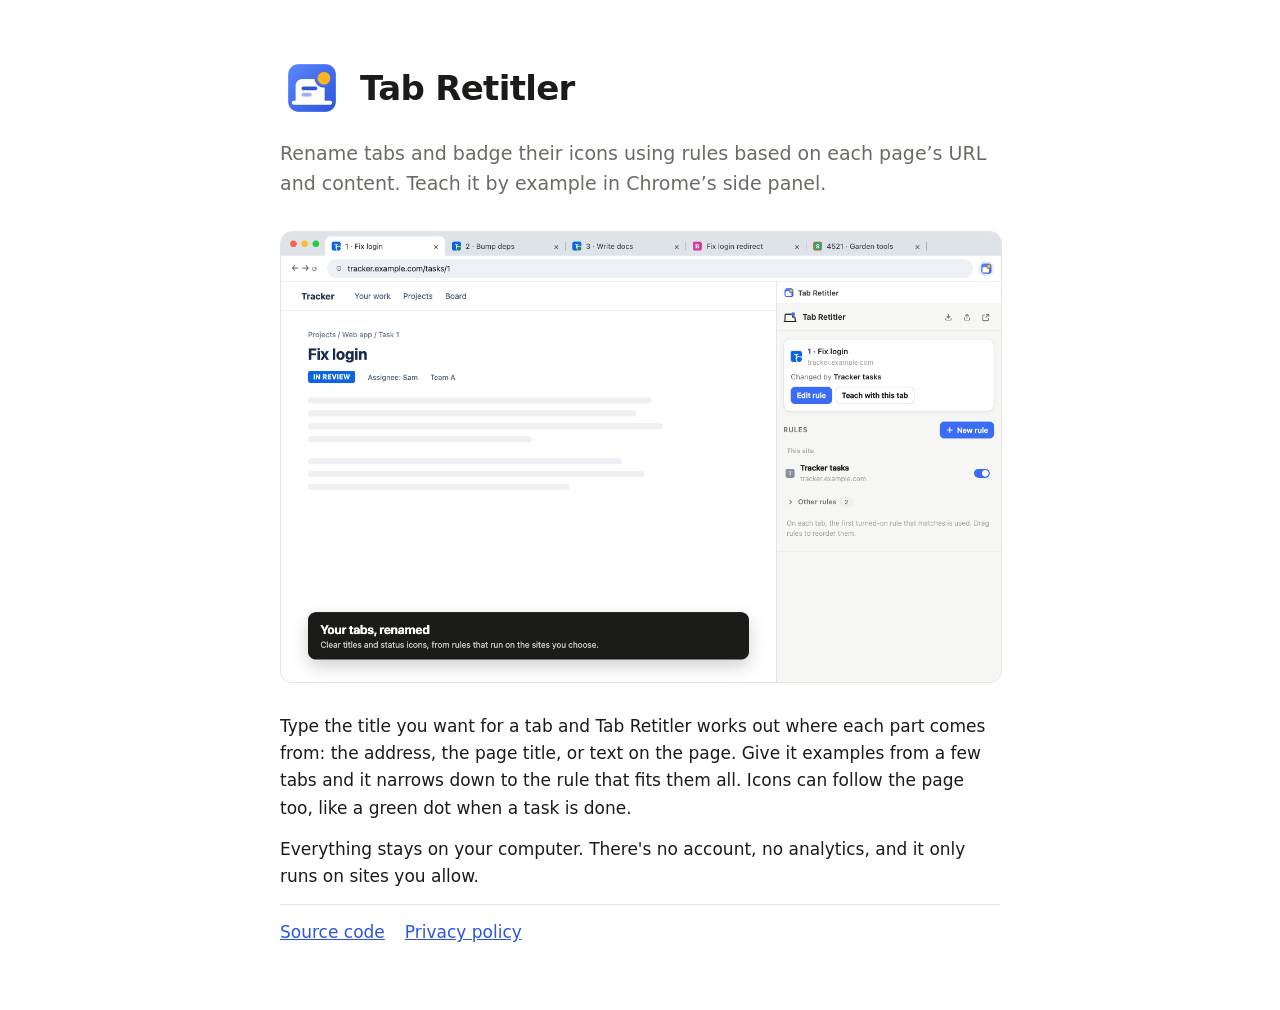
<file: docs/index.html>
<!doctype html>
<html lang="en">
<head>
  <meta charset="utf-8">
  <meta name="viewport" content="width=device-width, initial-scale=1">
  <title>Tab Retitler</title>
  <link rel="icon" href="icon-128.png">
  <style>
    :root { color-scheme: light dark; --text: #1b1b19; --muted: #6b6b66; --bg: #ffffff; --line: #e4e4e0; --accent: #2c55dc; }
    @media (prefers-color-scheme: dark) { :root { --text: #ececea; --muted: #a3a39e; --bg: #131312; --line: #2e2e2c; --accent: #9db4ff; } }
    body { margin: 0; background: var(--bg); color: var(--text); font: 17px/1.6 system-ui, -apple-system, "Segoe UI", sans-serif; }
    main { max-width: 720px; margin: 0 auto; padding: 56px 20px 64px; }
    .head { display: flex; align-items: center; gap: 16px; margin-bottom: 18px; }
    .head img { width: 64px; height: 64px; }
    h1 { margin: 0; font-size: 34px; letter-spacing: -0.02em; }
    p { margin: 0 0 14px; }
    .lede { font-size: 19px; color: var(--muted); }
    .shot { width: 100%; border-radius: 12px; border: 1px solid var(--line); margin: 18px 0 22px; }
    a { color: var(--accent); }
    .links { display: flex; gap: 20px; flex-wrap: wrap; padding-top: 14px; border-top: 1px solid var(--line); }
  </style>
</head>
<body>
<main>
  <div class="head"><img src="icon-128.png" alt=""><h1>Tab Retitler</h1></div>
  <p class="lede">Rename tabs and badge their icons using rules based on each page’s URL and content. Teach it by example in Chrome’s side panel.</p>
  <img class="shot" src="screenshot-1.png" alt="Renamed tabs with status dots, and the Tab Retitler side panel">
  <p>Type the title you want for a tab and Tab Retitler works out where each part comes from: the address, the page title, or text on the page. Give it examples from a few tabs and it narrows down to the rule that fits them all. Icons can follow the page too, like a green dot when a task is done.</p>
  <p>Everything stays on your computer. There's no account, no analytics, and it only runs on sites you allow.</p>
  <div class="links">
    <a href="https://github.com/ignaciofh9/tab-retitler">Source code</a>
    <a href="privacy-policy.html">Privacy policy</a>
  </div>
</main>
</body>
</html>
</file>
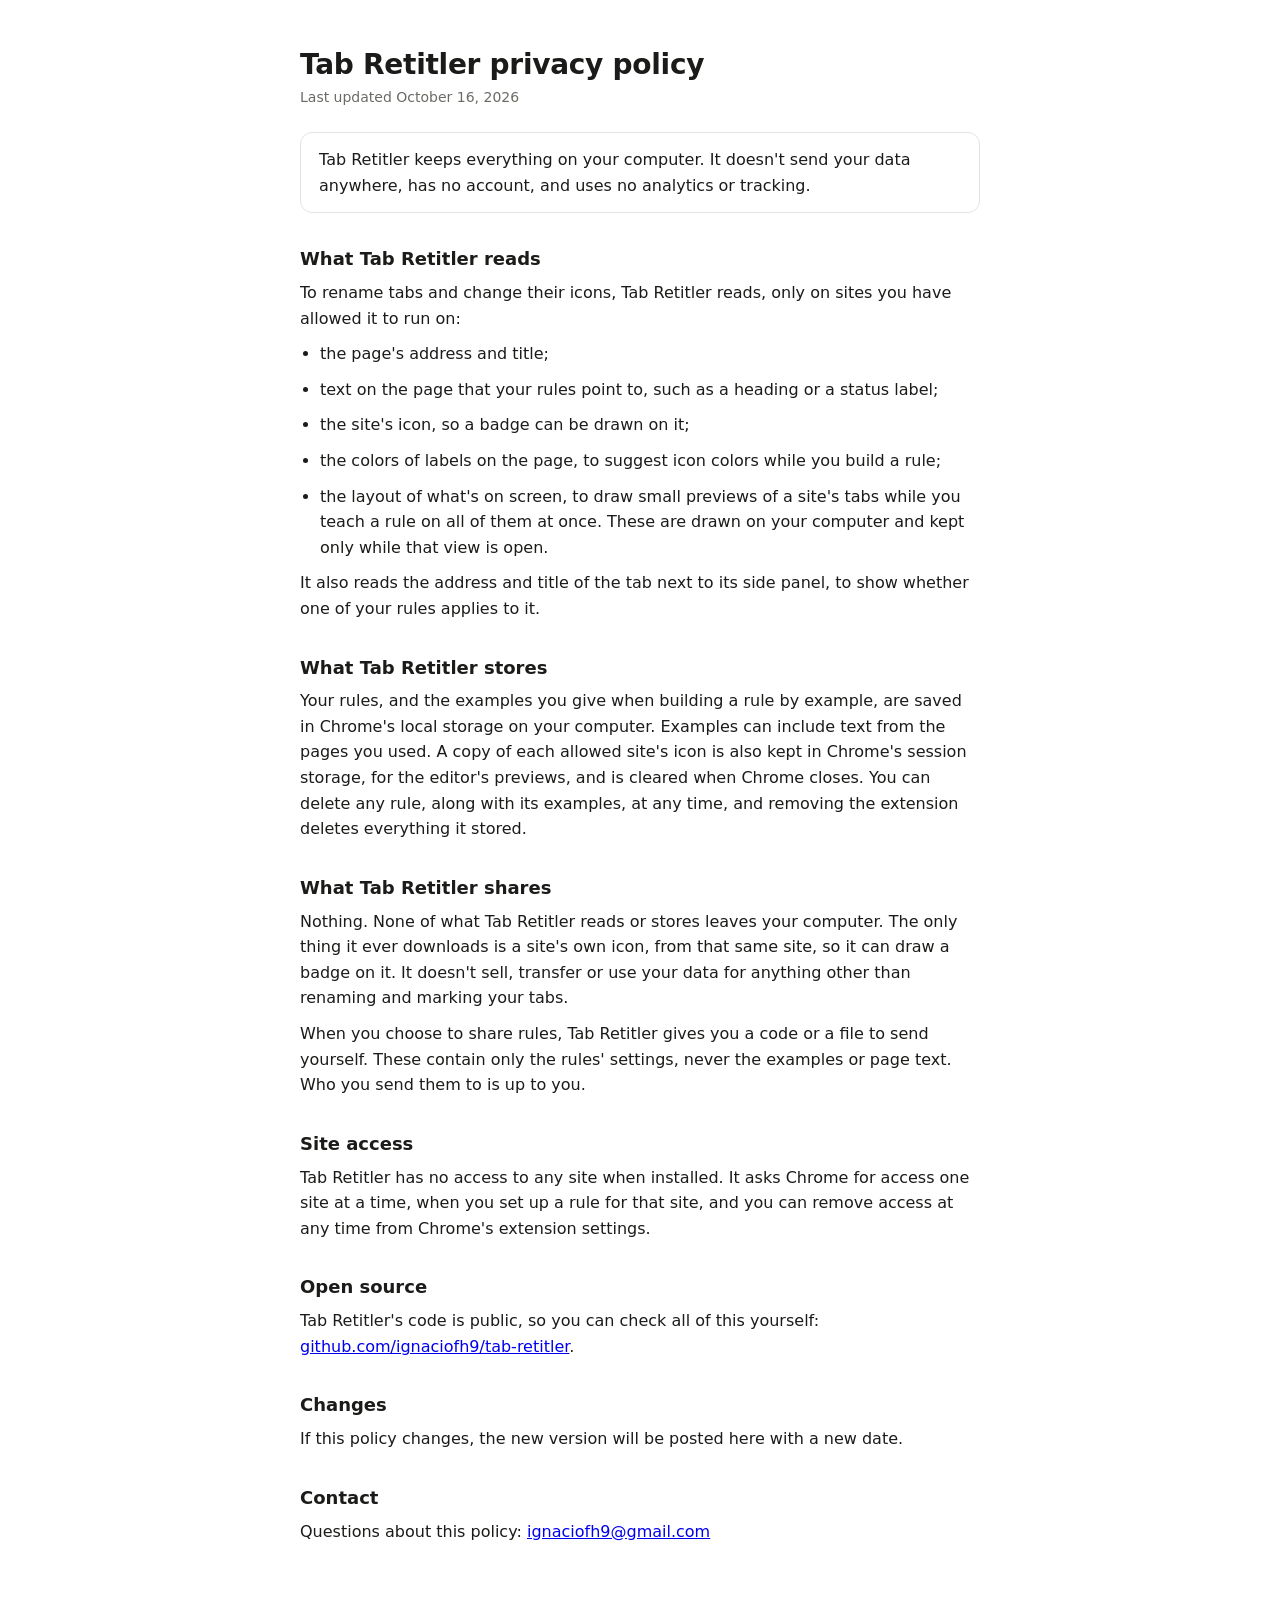
<file: docs/privacy-policy.html>
<!doctype html>
<html lang="en">
<head>
  <meta charset="utf-8">
  <meta name="viewport" content="width=device-width, initial-scale=1">
  <title>Tab Retitler privacy policy</title>
  <style>
    :root { color-scheme: light dark; --text: #1b1b19; --muted: #6b6b66; --bg: #ffffff; --line: #e4e4e0; }
    @media (prefers-color-scheme: dark) { :root { --text: #ececea; --muted: #a3a39e; --bg: #131312; --line: #2e2e2c; } }
    body { margin: 0; background: var(--bg); color: var(--text); font: 16px/1.6 system-ui, -apple-system, "Segoe UI", sans-serif; }
    main { max-width: 680px; margin: 0 auto; padding: 48px 20px 64px; }
    h1 { font-size: 28px; line-height: 1.2; margin: 0 0 4px; letter-spacing: -0.01em; }
    h2 { font-size: 18px; margin: 32px 0 6px; }
    p, li { margin: 0 0 10px; }
    ul { padding-left: 20px; margin: 0 0 10px; }
    .updated { color: var(--muted); font-size: 14px; margin-bottom: 24px; }
    .summary { border: 1px solid var(--line); border-radius: 12px; padding: 14px 18px; }
    .summary p { margin: 0; }
  </style>
</head>
<body>
<main>
  <h1>Tab Retitler privacy policy</h1>
  <p class="updated">Last updated October 16, 2026</p>

  <div class="summary">
    <p>Tab Retitler keeps everything on your computer. It doesn't send your data anywhere, has no account, and uses no analytics or tracking.</p>
  </div>

  <h2>What Tab Retitler reads</h2>
  <p>To rename tabs and change their icons, Tab Retitler reads, only on sites you have allowed it to run on:</p>
  <ul>
    <li>the page's address and title;</li>
    <li>text on the page that your rules point to, such as a heading or a status label;</li>
    <li>the site's icon, so a badge can be drawn on it;</li>
    <li>the colors of labels on the page, to suggest icon colors while you build a rule;</li>
    <li>the layout of what's on screen, to draw small previews of a site's tabs while you teach a rule on all of them at once. These are drawn on your computer and kept only while that view is open.</li>
  </ul>
  <p>It also reads the address and title of the tab next to its side panel, to show whether one of your rules applies to it.</p>

  <h2>What Tab Retitler stores</h2>
  <p>Your rules, and the examples you give when building a rule by example, are saved in Chrome's local storage on your computer. Examples can include text from the pages you used. A copy of each allowed site's icon is also kept in Chrome's session storage, for the editor's previews, and is cleared when Chrome closes. You can delete any rule, along with its examples, at any time, and removing the extension deletes everything it stored.</p>

  <h2>What Tab Retitler shares</h2>
  <p>Nothing. None of what Tab Retitler reads or stores leaves your computer. The only thing it ever downloads is a site's own icon, from that same site, so it can draw a badge on it. It doesn't sell, transfer or use your data for anything other than renaming and marking your tabs.</p>
  <p>When you choose to share rules, Tab Retitler gives you a code or a file to send yourself. These contain only the rules' settings, never the examples or page text. Who you send them to is up to you.</p>

  <h2>Site access</h2>
  <p>Tab Retitler has no access to any site when installed. It asks Chrome for access one site at a time, when you set up a rule for that site, and you can remove access at any time from Chrome's extension settings.</p>

  <h2>Open source</h2>
  <p>Tab Retitler's code is public, so you can check all of this yourself: <a href="https://github.com/ignaciofh9/tab-retitler">github.com/ignaciofh9/tab-retitler</a>.</p>

  <h2>Changes</h2>
  <p>If this policy changes, the new version will be posted here with a new date.</p>

  <h2>Contact</h2>
  <p>Questions about this policy: <a href="mailto:ignaciofh9@gmail.com">ignaciofh9@gmail.com</a></p>
</main>
</body>
</html>
</file>
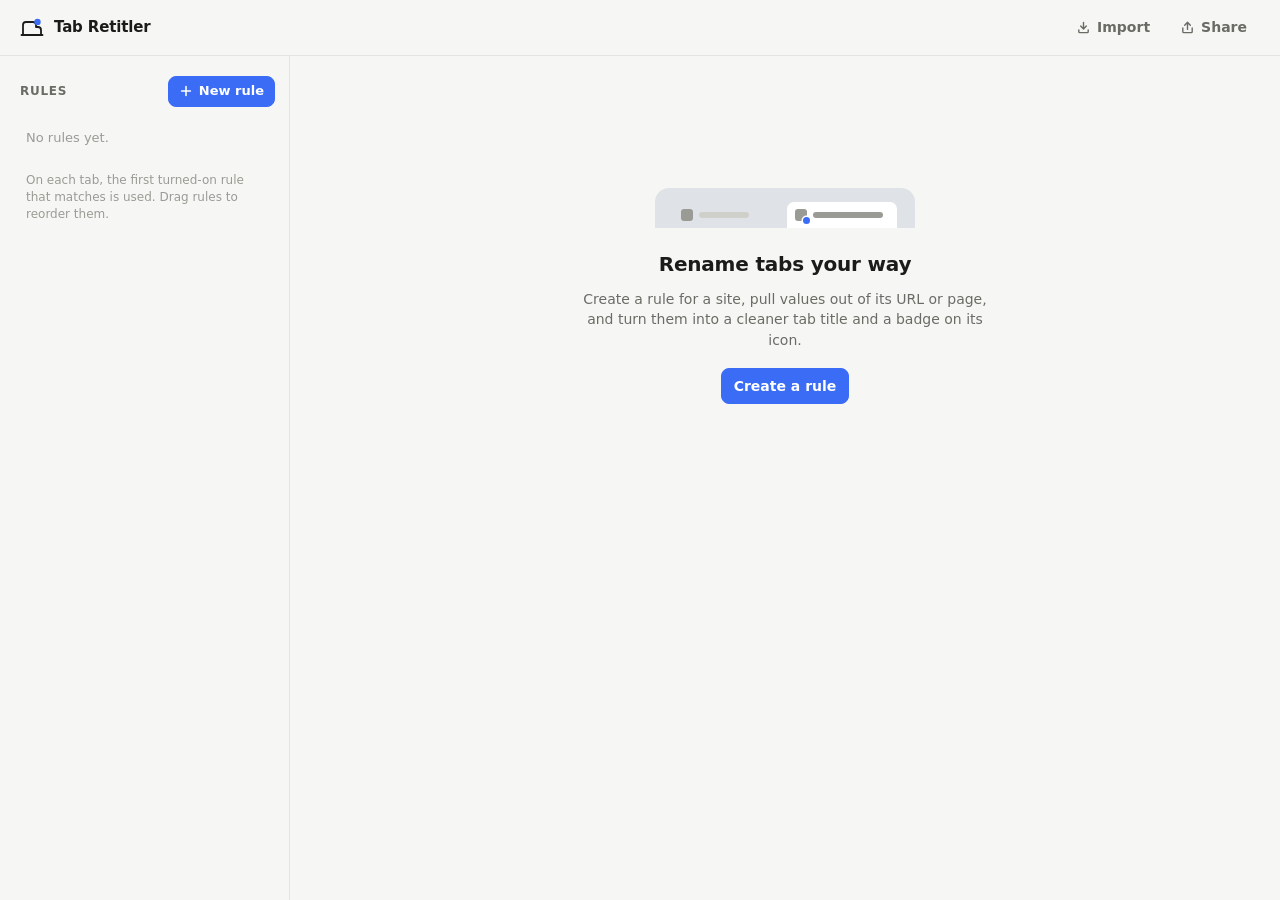
<file: tab-retitler/options.html>
<!doctype html>
<html lang="en">
<head>
  <meta charset="utf-8">
  <meta name="viewport" content="width=device-width, initial-scale=1">
  <title>Tab Retitler</title>
  <link rel="stylesheet" href="options.css">
</head>
<body>
  <header class="topbar">
    <div class="brand">
      <svg class="logo" viewBox="0 0 24 24" aria-hidden="true">
        <path d="M3 19V9a3 3 0 0 1 3-3h7a3 3 0 0 1 3 3v2h2a3 3 0 0 1 3 3v5" fill="none" stroke="currentColor" stroke-width="1.8" stroke-linecap="round" stroke-linejoin="round"/>
        <path d="M1.5 19h21" stroke="currentColor" stroke-width="1.8" stroke-linecap="round"/>
        <circle cx="17.5" cy="6" r="3.2" fill="var(--accent)"/>
      </svg>
      <h1>Tab Retitler</h1>
    </div>
    <div class="topbar-actions">
      <span id="save-state" class="save-state" aria-live="polite"></span>
      <button class="btn ghost topbar-btn" id="import-btn" type="button" title="Import rules from a code, JSON or file"><svg viewBox="0 0 16 16" aria-hidden="true"><path d="M8 2.5v7M5 6.5l3 3 3-3M3 10.5v2a1 1 0 0 0 1 1h8a1 1 0 0 0 1-1v-2" fill="none" stroke="currentColor" stroke-width="1.5" stroke-linecap="round" stroke-linejoin="round"/></svg><span>Import</span></button>
      <button class="btn ghost topbar-btn" id="share-btn" type="button" title="Share rules as a code, JSON or file"><svg viewBox="0 0 16 16" aria-hidden="true"><path d="M8 10V2.5M5 5.5l3-3 3 3M3 8.5v4a1 1 0 0 0 1 1h8a1 1 0 0 0 1-1v-4" fill="none" stroke="currentColor" stroke-width="1.5" stroke-linecap="round" stroke-linejoin="round"/></svg><span>Share</span></button>
      <button class="btn icon panel-only" id="open-full" type="button" title="Open in a full tab" aria-label="Open in a full tab">
        <svg viewBox="0 0 16 16" aria-hidden="true"><path d="M9 2.5h4.5V7M13.5 2.5L8 8M6.5 3.5h-3a1 1 0 0 0-1 1v8a1 1 0 0 0 1 1h8a1 1 0 0 0 1-1v-3" fill="none" stroke="currentColor" stroke-width="1.4" stroke-linecap="round" stroke-linejoin="round"/></svg>
      </button>
    </div>
  </header>

  <div class="layout">
    <aside class="sidebar">
      <section class="this-tab panel-only" id="this-tab" aria-label="This tab">
        <div class="this-tab-head">
          <img class="this-tab-icon" id="this-tab-icon" alt="">
          <div class="this-tab-text">
            <div class="this-tab-title" id="this-tab-title"></div>
            <div class="this-tab-host" id="this-tab-host"></div>
          </div>
        </div>
        <p class="this-tab-status" id="this-tab-status"></p>
        <div class="this-tab-actions" id="this-tab-actions"></div>
      </section>
      <div class="sidebar-head">
        <h2>Rules</h2>
        <button class="btn primary sm" id="add-rule" type="button">
          <svg viewBox="0 0 16 16" aria-hidden="true"><path d="M8 3v10M3 8h10" stroke="currentColor" stroke-width="1.8" stroke-linecap="round"/></svg>
          New rule
        </button>
      </div>
      <div id="rule-list" class="rule-list" aria-label="Rules"></div>
      <p class="sidebar-hint">On each tab, the first turned-on rule that matches is used. Drag rules to reorder them.</p>
    </aside>

    <main id="editor" class="editor"></main>

    <main id="teach" class="editor teach panel-only" aria-label="Build a rule from examples">
      <div class="rule-head">
        <button class="btn icon" type="button" id="teach-back" title="Back" aria-label="Back">
          <svg viewBox="0 0 16 16" aria-hidden="true"><path d="M10 3.5L5.5 8l4.5 4.5" fill="none" stroke="currentColor" stroke-width="1.7" stroke-linecap="round" stroke-linejoin="round"/></svg>
        </button>
        <h2 class="teach-heading" id="teach-heading">Build from examples</h2>
      </div>
      <p class="teach-intro">Type the title you want for this tab, and the tab shows it as you go. Tab Retitler finds where each part comes from and writes the rule. Switch to more tabs on the site and do the same to make it work for all of them.</p>
      <button class="btn ghost sm teach-board-open" type="button" id="teach-board">
        <svg viewBox="0 0 16 16" aria-hidden="true"><path d="M2.5 4h11M2.5 8h11M2.5 12h11" stroke="currentColor" stroke-width="1.5" stroke-linecap="round"/></svg>
        <span>Teach on all open tabs at once</span>
      </button>

      <section class="card">
        <div class="teach-tab">
          <img class="this-tab-icon" id="teach-icon" alt="">
          <div class="this-tab-text">
            <div class="this-tab-host" id="teach-host"></div>
            <div class="teach-original" id="teach-original"></div>
          </div>
        </div>
        <div class="field">
          <label for="teach-want">Title you want for this tab</label>
          <input id="teach-want" class="title-input" spellcheck="false" autocomplete="off">
          <p class="hint" id="teach-hint">Type it as you'd like to see it. Parts can come from the address, the page's title or text on the page.</p>
          <div class="teach-guess" id="teach-guess" hidden>
            <span>This is the rule's guess for this tab. Fix what's wrong, or confirm it.</span>
            <button class="btn sm" type="button" id="teach-confirm">Looks right</button>
          </div>
        </div>

        <div class="teach-icon" id="teach-icon">
          <div class="teach-icon-head">
            <canvas class="case-icon" id="teach-icon-preview" width="32" height="32" aria-hidden="true"></canvas>
            <span class="teach-icon-label">Icon for this tab</span>
            <button class="btn ghost sm" type="button" id="teach-icon-add">Teach an icon</button>
            <button class="btn icon" type="button" id="teach-icon-remove" title="Don't teach an icon for this tab" aria-label="Don't teach an icon for this tab" hidden>
              <svg viewBox="0 0 16 16" aria-hidden="true"><path d="M4 4l8 8M12 4l-8 8" stroke="currentColor" stroke-width="1.6" stroke-linecap="round"/></svg>
            </button>
          </div>
          <div id="teach-icon-look" hidden></div>
          <div class="suggest" id="teach-suggest" hidden>
            <span class="suggest-label">Colors on this page</span>
            <div class="suggest-chips" id="teach-suggest-chips"></div>
          </div>
        </div>
      </section>

      <section class="card" id="teach-result" hidden>
        <div class="teach-count" id="teach-count"></div>
        <h3 class="teach-sub">Where each part comes from</h3>
        <div class="breakdown" id="teach-breakdown"></div>
        <p class="teach-undecided" id="teach-undecided"></p>
        <div class="teach-scope" id="teach-scope" hidden>
          <h3 class="teach-sub">Applies to</h3>
          <div class="scope-list" id="teach-scope-list" role="radiogroup" aria-label="Which pages the rule is for"></div>
        </div>
        <div class="teach-look" id="teach-look" hidden>
          <h3 class="teach-sub">Icon</h3>
          <div id="teach-look-body"></div>
        </div>
        <div class="teach-asks" id="teach-asks" hidden>
          <h3 class="teach-sub">Which is right?</h3>
          <p class="hint">The possible rules give different titles on these open tabs. Pick the right one and it becomes an example.</p>
          <div class="ask-list" id="teach-ask-list"></div>
        </div>
        <div id="teach-examples-box">
          <h3 class="teach-sub">Examples</h3>
          <ol class="teach-examples" id="teach-examples"></ol>
          <p class="hint" id="teach-note"></p>
        </div>
        <div class="teach-split" id="teach-split" hidden>
          <h3 class="teach-sub">These need separate rules</h3>
          <p class="hint">One rule can't produce all of these titles, but each kind of page fits a rule of its own.</p>
          <ul class="teach-split-list" id="teach-split-list"></ul>
          <button class="btn primary sm" type="button" id="teach-split-go">Create rules</button>
        </div>
        <div class="teach-actions">
          <button class="btn primary" type="button" id="teach-save">Create rule</button>
        </div>
      </section>
    </main>

    <main id="board" class="board full-only" aria-label="Teach on all open tabs">
      <div class="rule-head">
        <button class="btn icon" type="button" id="board-back" title="Back" aria-label="Back">
          <svg viewBox="0 0 16 16" aria-hidden="true"><path d="M10 3.5L5.5 8l4.5 4.5" fill="none" stroke="currentColor" stroke-width="1.7" stroke-linecap="round" stroke-linejoin="round"/></svg>
        </button>
        <div class="board-titles">
          <h2 class="teach-heading" id="board-heading">Build a rule</h2>
          <span class="board-host"><span id="board-host"></span> · <span id="board-count"></span></span>
        </div>
      </div>
      <p class="teach-intro">Every open tab on the site is here. Type the title you want on any of them: each one you fill in or confirm teaches the rule, and the others show what it would make of them, here and on the tabs themselves.</p>
      <div class="board-main">
        <section class="card board-table">
          <div class="board-access" id="board-access" hidden>
            <span>Tab Retitler isn't allowed on this site yet, so it can't read its tabs.</span>
            <button class="btn sm allow" type="button" id="board-allow">Allow access</button>
          </div>
          <div class="board-rows" id="board-rows"></div>
          <p class="hint" id="board-empty" hidden>No tabs open on this site. Open a few of its pages, and they'll show up here.</p>
        </section>
        <div class="board-side" id="board-side">
          <section class="card board-start" id="board-start">
            <h3 class="teach-sub">The rule</h3>
            <p class="hint">Type the title you want on any tab to start. Each tab you fill in or confirm makes the rule fit more pages.</p>
          </section>
        </div>
      </div>
    </main>
  </div>

  <div class="board-zoom" id="board-zoom" hidden aria-hidden="true">
    <img alt="">
    <span class="board-marks"></span>
  </div>

  <template id="board-row-tpl">
    <div class="board-row">
      <button class="board-thumb" type="button" title="Go to this tab">
        <img alt="">
        <span class="board-marks" aria-hidden="true"></span>
      </button>
      <div class="board-page">
        <div class="board-name">
          <canvas class="board-icon" width="32" height="32" aria-hidden="true"></canvas>
          <span class="board-title"></span>
        </div>
        <div class="board-path"></div>
      </div>
      <div class="board-want">
        <input class="title-input" spellcheck="false" autocomplete="off" aria-label="Title you want for this tab">
        <div class="board-status"></div>
      </div>
      <div class="board-actions">
        <button class="btn icon" type="button" data-action="icon" title="Icon for this tab" aria-label="Icon for this tab" aria-expanded="false">
          <svg viewBox="0 0 16 16" aria-hidden="true"><rect x="2.5" y="2.5" width="9" height="9" rx="2" fill="none" stroke="currentColor" stroke-width="1.4"/><circle cx="11.5" cy="11.5" r="2.8" fill="currentColor"/></svg>
        </button>
        <button class="btn icon" type="button" data-action="clear" title="Clear this example" aria-label="Clear this example">
          <svg viewBox="0 0 16 16" aria-hidden="true"><path d="M4 4l8 8M12 4l-8 8" stroke="currentColor" stroke-width="1.6" stroke-linecap="round"/></svg>
        </button>
      </div>
      <div class="board-icon-editor" hidden></div>
    </div>
  </template>

  <dialog class="dialog" id="share-dialog" aria-labelledby="share-heading">
    <header class="dialog-head">
      <h2 id="share-heading">Share rules</h2>
      <button class="btn icon" type="button" data-close title="Close" aria-label="Close"><svg viewBox="0 0 16 16" aria-hidden="true"><path d="M4 4l8 8M12 4l-8 8" stroke="currentColor" stroke-width="1.6" stroke-linecap="round"/></svg></button>
    </header>
    <div class="dialog-body">
      <div class="pick-head">
        <span class="field-label">Rules to share</span>
        <button class="btn ghost sm" type="button" id="share-all">Select all</button>
      </div>
      <ul class="pick-list" id="share-list"></ul>
      <div class="segmented" id="share-format" role="radiogroup" aria-label="Format">
        <button type="button" role="radio" data-value="code">Code</button>
        <button type="button" role="radio" data-value="json">JSON</button>
      </div>
      <textarea class="mono share-output" id="share-output" readonly spellcheck="false" aria-label="Shared rules"></textarea>
      <p class="hint" id="share-info"></p>
    </div>
    <footer class="dialog-foot">
      <button class="btn" type="button" id="share-download">Download .json</button>
      <button class="btn primary" type="button" id="share-copy">Copy</button>
    </footer>
  </dialog>

  <dialog class="dialog" id="import-dialog" aria-labelledby="import-heading">
    <header class="dialog-head">
      <h2 id="import-heading">Import rules</h2>
      <button class="btn icon" type="button" data-close title="Close" aria-label="Close"><svg viewBox="0 0 16 16" aria-hidden="true"><path d="M4 4l8 8M12 4l-8 8" stroke="currentColor" stroke-width="1.6" stroke-linecap="round"/></svg></button>
    </header>
    <div class="dialog-body">
      <div class="drop" id="import-drop">
        <textarea class="mono" id="import-input" spellcheck="false" placeholder="Paste a code (TR2:…) or JSON here" aria-label="Code or JSON to import"></textarea>
        <div class="drop-foot">
          <span class="hint">or drop a file here</span>
          <button class="btn ghost sm" type="button" id="import-choose">Choose file…</button>
          <input type="file" id="import-file" accept=".json,.txt,application/json,text/plain" hidden>
        </div>
      </div>
      <p class="hint err" id="import-error" hidden></p>
      <ul class="pick-list preview" id="import-list"></ul>
      <p class="hint" id="import-note" hidden>Tab Retitler will ask for access to each site when you import.</p>
    </div>
    <footer class="dialog-foot">
      <button class="btn" type="button" data-close>Cancel</button>
      <button class="btn primary" type="button" id="import-go" disabled>Import</button>
    </footer>
  </dialog>

  <div id="toast" class="toast" role="status" hidden>
    <span id="toast-text"></span>
    <button id="toast-action" class="toast-action" type="button" hidden></button>
  </div>

  <template id="empty-tpl">
    <div class="empty-state">
      <div class="empty-art" aria-hidden="true">
        <div class="mini-tab"><span class="mini-icon"></span><span class="mini-line"></span></div>
        <div class="mini-tab active"><span class="mini-icon badged"></span><span class="mini-line long"></span></div>
      </div>
      <h2>Rename tabs your way</h2>
      <p>Create a rule for a site, pull values out of its URL or page, and turn them into a cleaner tab title and a badge on its icon.</p>
      <button class="btn primary" type="button" data-action="add-rule">Create a rule</button>
    </div>
  </template>

  <template id="editor-tpl">
    <div class="rule-head">
      <button class="btn icon panel-only" type="button" data-action="back" title="All rules" aria-label="Back to all rules">
        <svg viewBox="0 0 16 16" aria-hidden="true"><path d="M10 3.5L5.5 8l4.5 4.5" fill="none" stroke="currentColor" stroke-width="1.7" stroke-linecap="round" stroke-linejoin="round"/></svg>
      </button>
      <input class="rule-name" data-field="name" aria-label="Rule name" placeholder="Rule name" spellcheck="false">
      <label class="switch" title="Turn this rule on or off">
        <input type="checkbox" data-field="enabled">
        <span class="track"></span>
        <span class="switch-label" data-ref="enabled-label">On</span>
      </label>
      <button class="btn icon" type="button" data-action="share" title="Share this rule" aria-label="Share this rule">
        <svg viewBox="0 0 16 16" aria-hidden="true"><path d="M8 10V2.5M5 5.5l3-3 3 3M3 8.5v4a1 1 0 0 0 1 1h8a1 1 0 0 0 1-1v-4" fill="none" stroke="currentColor" stroke-width="1.5" stroke-linecap="round" stroke-linejoin="round"/></svg>
      </button>
      <button class="btn icon danger" type="button" data-action="delete" title="Delete rule" aria-label="Delete rule">
        <svg viewBox="0 0 16 16" aria-hidden="true"><path d="M3 4.5h10M6.5 4.5V3h3v1.5M4.5 4.5l.6 8.5h5.8l.6-8.5" fill="none" stroke="currentColor" stroke-width="1.4" stroke-linecap="round" stroke-linejoin="round"/></svg>
      </button>
    </div>
    <div class="live" data-ref="live" role="status">
      <span class="live-dot" aria-hidden="true"></span>
      <span class="live-text" data-ref="live-text"></span>
      <button class="btn sm live-teach" type="button" data-action="teach" hidden>Teach with this tab</button>
    </div>
    <div class="editor-grid">
      <div class="editor-main">

        <section class="card">
          <header class="card-head">
            <span class="step">1</span>
            <div><h3>Where</h3><p>Which tabs this rule looks at.</p></div>
          </header>
          <div class="field">
            <label for="f-host">Site</label>
            <div class="input-row">
              <input id="f-host" data-ref="host" placeholder="example.com or *.example.com" spellcheck="false" autocomplete="off">
              <div class="access" data-ref="access"></div>
            </div>
            <p class="hint" data-ref="host-hint">Start with *. to include every subdomain.</p>
          </div>
          <div class="field">
            <label for="f-path">Pages <span class="opt">optional</span></label>
            <input id="f-path" class="mono" data-ref="path" placeholder="/products/*" spellcheck="false" autocomplete="off">
            <p class="hint" data-ref="path-hint"></p>
          </div>
          <div class="field">
            <label for="f-filter">Only URLs matching <span class="opt">optional</span></label>
            <input id="f-filter" class="mono" data-field="urlFilter" placeholder="/products/" spellcheck="false" autocomplete="off">
            <p class="hint" data-ref="filter-hint">A pattern (regular expression) that must appear somewhere in the URL.</p>
          </div>
        </section>

        <section class="card">
          <header class="card-head">
            <span class="step">2</span>
            <div><h3>Values</h3><p>Pull text out of the URL, title or page. Put ( ) around the part to keep: <code>Order #(\d+)</code> turns “Order #4521” into 4521.</p></div>
          </header>
          <div class="vars" data-ref="vars"></div>
          <button class="btn ghost sm add-var" type="button" data-action="add-var">
            <svg viewBox="0 0 16 16" aria-hidden="true"><path d="M8 3v10M3 8h10" stroke="currentColor" stroke-width="1.8" stroke-linecap="round"/></svg>
            Add a value
          </button>
        </section>

        <section class="card">
          <header class="card-head">
            <span class="step">3</span>
            <div><h3>Tab title</h3><p>Combine values with any text. Leave empty to keep the page's own title.</p></div>
          </header>
          <input class="mono title-input" data-field="title" data-ref="title" placeholder="{num} · {title}" spellcheck="false" autocomplete="off" aria-label="Title template">
          <div class="chips" data-ref="chips" aria-label="Insert a value"></div>
        </section>

        <section class="card">
          <header class="card-head">
            <span class="step">4</span>
            <div><h3>Icon badge</h3><p>Drawn in the corner of the site's own icon.</p></div>
          </header>
          <div class="segmented" data-ref="badge-mode" role="radiogroup" aria-label="Badge mode">
            <button type="button" role="radio" data-value="always">Same on every tab</button>
            <button type="button" role="radio" data-value="switch">Depends on a value</button>
          </div>

          <div class="badge-switch" data-ref="badge-switch">
            <div class="switch-on">
              <label for="f-switch-on">Choose the badge using</label>
              <select id="f-switch-on" class="mono" data-ref="switch-on"></select>
            </div>
            <div class="cases" data-ref="cases"></div>
            <button class="btn ghost sm add-case" type="button" data-action="add-case">
              <svg viewBox="0 0 16 16" aria-hidden="true"><path d="M8 3v10M3 8h10" stroke="currentColor" stroke-width="1.8" stroke-linecap="round"/></svg>
              Add a case
            </button>
          </div>

          <div class="case fallback" data-ref="badge-fallback">
            <canvas class="case-icon" width="32" height="32" data-ref="fallback-icon" aria-hidden="true"></canvas>
            <div class="case-body">
              <div class="case-when" data-ref="fallback-label"><span class="when">Otherwise</span><span class="hit-tag" title="No case matches the current tab, so it uses this badge">On this tab</span></div>
              <div data-ref="badge-default"></div>
            </div>
          </div>
          <p class="hint" data-ref="badge-hint">Up to 3 characters of text. Values like {num} work too.</p>
        </section>
      </div>

    </div>
  </template>

  <template id="badge-editor-tpl">
    <div class="badge-editor">
      <div class="be-main">
        <div class="segmented sm" data-be="style" aria-label="Badge">
          <button data-value="none">None</button>
          <button data-value="dot">Dot</button>
          <button data-value="text">Text</button>
        </div>
        <div class="swatches" data-be-colors="color" data-badge-only role="radiogroup" aria-label="Badge color"></div>
        <input class="mono badge-text" placeholder="NEW" aria-label="Badge text, up to 3 characters" spellcheck="false" autocomplete="off">
        <button type="button" class="be-more" aria-expanded="false">
          <span class="be-summary"></span>
          <svg viewBox="0 0 16 16" aria-hidden="true"><path d="M4 6l4 4 4-4" fill="none" stroke="currentColor" stroke-width="1.6" stroke-linecap="round" stroke-linejoin="round"/></svg>
        </button>
      </div>

      <div class="be-page" hidden>
        <p class="be-page-text">Color of <code></code> on each page, or the one chosen above where it's missing.</p>
        <span class="be-page-actions">
          <button type="button" class="btn ghost sm be-page-again">Pick again</button>
          <button type="button" class="btn icon be-page-off" title="Use a fixed color" aria-label="Use a fixed color">
            <svg viewBox="0 0 16 16" aria-hidden="true"><path d="M4 4l8 8M12 4l-8 8" stroke="currentColor" stroke-width="1.6" stroke-linecap="round"/></svg>
          </button>
        </span>
      </div>

      <div class="be-advanced" hidden>
        <div class="be-row" data-badge-only>
          <span class="be-label">Shape</span>
          <div class="segmented sm icons" data-be="shape" aria-label="Badge shape">
            <button data-value="round" title="Round"><svg viewBox="0 0 16 16" aria-hidden="true"><circle cx="8" cy="8" r="5.5" fill="currentColor"/></svg></button>
            <button data-value="square" title="Square"><svg viewBox="0 0 16 16" aria-hidden="true"><rect x="2.5" y="2.5" width="11" height="11" rx="2.5" fill="currentColor"/></svg></button>
            <button data-value="corner" title="Corner"><svg viewBox="0 0 16 16" aria-hidden="true"><path d="M14 3v11H3z" fill="currentColor"/></svg></button>
          </div>
        </div>
        <div class="be-row" data-badge-only>
          <span class="be-label">Corner</span>
          <div class="corner-pick" data-be="position" aria-label="Badge corner">
            <button data-value="tl" title="Top left"></button>
            <button data-value="tr" title="Top right"></button>
            <button data-value="bl" title="Bottom left"></button>
            <button data-value="br" title="Bottom right"></button>
          </div>
        </div>
        <div class="be-row" data-badge-only>
          <span class="be-label">Size</span>
          <div class="segmented sm" data-be="size" aria-label="Badge size">
            <button data-value="s">Small</button>
            <button data-value="m">Medium</button>
            <button data-value="l">Large</button>
          </div>
        </div>
        <div class="be-row">
          <span class="be-label">Outline</span>
          <div class="segmented sm" data-be="outline" aria-label="Outline">
            <button data-value="none">None</button>
            <button data-value="thin">Thin</button>
            <button data-value="thick">Thick</button>
          </div>
          <div class="swatches compact" data-be-colors="outlineColor" role="radiogroup" aria-label="Outline color"></div>
        </div>
        <div class="be-row">
          <span class="be-label">Tint</span>
          <div class="segmented sm" data-be="tint" aria-label="Tint">
            <button data-value="none">None</button>
            <button data-value="color">Color</button>
            <button data-value="gray">Gray</button>
            <button data-value="fade">Fade</button>
          </div>
          <div class="swatches compact" data-be-colors="tintColor" role="radiogroup" aria-label="Tint color"></div>
          <label class="be-amount" title="Strength">
            <input type="range" min="10" max="90" step="5" aria-label="Tint strength">
            <span></span>
          </label>
        </div>
      </div>
    </div>
  </template>

  <template id="case-tpl">
    <div class="case">
      <canvas class="case-icon" width="32" height="32" aria-hidden="true"></canvas>
      <div class="case-body">
        <div class="case-when">
          <span class="when">When <code data-ref="subject"></code></span>
          <select data-cf="op" aria-label="Comparison">
            <option value="is">is</option>
            <option value="contains">contains</option>
            <option value="starts">starts with</option>
            <option value="matches">matches pattern</option>
            <option value="empty">is empty</option>
          </select>
          <input data-cf="value" placeholder="Done" spellcheck="false" autocomplete="off" aria-label="Value to compare with">
          <div class="case-actions">
            <span class="hit-tag" title="The current tab uses this case">On this tab</span>
            <button class="btn icon" type="button" data-action="up" title="Move up" aria-label="Move case up">
              <svg viewBox="0 0 16 16" aria-hidden="true"><path d="M4 10l4-4 4 4" fill="none" stroke="currentColor" stroke-width="1.6" stroke-linecap="round" stroke-linejoin="round"/></svg>
            </button>
            <button class="btn icon" type="button" data-action="remove" title="Remove case" aria-label="Remove case">
              <svg viewBox="0 0 16 16" aria-hidden="true"><path d="M4 4l8 8M12 4l-8 8" stroke="currentColor" stroke-width="1.6" stroke-linecap="round"/></svg>
            </button>
          </div>
        </div>
        <div data-ref="editor"></div>
      </div>
    </div>
  </template>

  <template id="var-tpl">
    <div class="var">
      <div class="var-top">
        <div class="var-name-wrap">
          <span class="brace">{</span><input class="var-name mono" data-vf="name" placeholder="name" spellcheck="false" autocomplete="off" aria-label="Value name"><span class="brace">}</span>
        </div>
        <span class="from">from</span>
        <select data-vf="from" aria-label="Where to read it from">
          <option value="url">URL</option>
          <option value="title">Page title</option>
          <option value="element">An element on the page</option>
          <option value="page">Anywhere on the page</option>
          <option value="meta">Page metadata</option>
          <option value="label">Next to a label</option>
        </select>
        <button class="btn icon" type="button" data-action="remove-var" title="Remove value" aria-label="Remove value">
          <svg viewBox="0 0 16 16" aria-hidden="true"><path d="M4 4l8 8M12 4l-8 8" stroke="currentColor" stroke-width="1.6" stroke-linecap="round"/></svg>
        </button>
      </div>
      <div class="var-grid">
        <div class="field" data-ref="selector-field">
          <label data-ref="selector-label">CSS selector</label>
          <div class="input-row">
            <input class="mono" data-vf="selector" placeholder="h1 or #item-id" spellcheck="false" autocomplete="off">
            <button class="btn pick" type="button" data-action="pick" title="Point at the element on the page instead of typing a selector">
              <svg viewBox="0 0 16 16" aria-hidden="true"><circle cx="8" cy="8" r="4.5" fill="none" stroke="currentColor" stroke-width="1.5"/><path d="M8 1v3M8 12v3M1 8h3M12 8h3" stroke="currentColor" stroke-width="1.5" stroke-linecap="round"/></svg>
              <span>Pick</span>
            </button>
          </div>
        </div>
        <div class="field">
          <label>Pattern <span class="opt">optional</span></label>
          <input class="mono" data-vf="regex" placeholder="#(\d+)" spellcheck="false" autocomplete="off">
        </div>
      </div>
      <div class="var-change">
        <span class="var-change-label">Then</span>
        <select data-vf="transform" aria-label="Change its case">
          <option value="none">Keep case as is</option>
          <option value="lower">lowercase</option>
          <option value="upper">UPPERCASE</option>
          <option value="capitalize">Sentence case</option>
          <option value="title">Title Case</option>
        </select>
        <label class="check"><input type="checkbox" data-vf="spaces"> Turn - and _ into spaces</label>
      </div>
      <details class="var-more" data-ref="var-more">
        <summary>
          <svg viewBox="0 0 16 16" aria-hidden="true"><path d="M6 4l4 4-4 4" fill="none" stroke="currentColor" stroke-width="1.6" stroke-linecap="round" stroke-linejoin="round"/></svg>
          More changes <span class="var-more-summary" data-ref="more-summary"></span>
        </summary>
        <div class="var-more-body">
          <div class="var-change">
            <span class="var-change-label">Keep</span>
            <select data-vf="pick" aria-label="Which part to keep">
              <option value="all">all of it</option>
              <option value="first">the first word</option>
              <option value="last">the last word</option>
              <option value="initials">the initials</option>
            </select>
            <label class="check"><input type="checkbox" data-vf="nozeros"> Drop leading zeros</label>
          </div>
          <div class="var-change">
            <span class="var-change-label">Shorten to</span>
            <input type="number" class="num-input" min="0" max="500" data-vf="max" placeholder="any" aria-label="Most characters">
            <span class="hint">characters</span>
          </div>
          <div class="lookup">
            <div class="lookup-head">
              <span class="var-change-label">Replace values</span>
              <button class="btn ghost sm" type="button" data-action="add-map">
                <svg viewBox="0 0 16 16" aria-hidden="true"><path d="M8 3v10M3 8h10" stroke="currentColor" stroke-width="1.8" stroke-linecap="round"/></svg>
                Add
              </button>
            </div>
            <div class="lookup-rows" data-ref="map-rows"></div>
            <div class="var-change" data-ref="map-else">
              <span class="var-change-label">Anything else</span>
              <select data-vf="mapElse" aria-label="Values not in the list">
                <option value="keep">shows as it is</option>
                <option value="empty">is left out</option>
              </select>
            </div>
          </div>
        </div>
      </details>
      <div class="var-foot">
        <label class="check"><input type="checkbox" data-vf="required"> Only apply the rule when this is found</label>
        <span class="var-result" data-ref="var-result"></span>
      </div>
      <p class="hint err" data-ref="var-err" hidden></p>
    </div>
  </template>

  <script src="preview-shim.js"></script>
  <script src="shared.js"></script>
  <script src="infer.js"></script>
  <script src="share.js"></script>
  <script src="options.js"></script>
  <script src="workbench.js"></script>
</body>
</html>
</file>
<file: tab-retitler/options.css>
:root {
  color-scheme: light dark;
  --bg: #f6f6f4;
  --surface: #ffffff;
  --surface-2: #f1f1ef;
  --border: #e4e4e0;
  --border-strong: #d0d0cb;
  --text: #1b1b19;
  --muted: #6b6b66;
  --faint: #9b9b95;
  --accent: #3b6cf6;
  --accent-soft: #e8eefe;
  --accent-text: #2552d4;
  --ok: #1f8a4c;
  --ok-soft: #e4f5ea;
  --warn: #a35b00;
  --warn-soft: #fff1dc;
  --danger: #d23b3b;
  --danger-soft: #fdeaea;
  --strip: #dfe3e8;
  --tab: #ffffff;
  --shadow: 0 1px 2px rgb(0 0 0 / 0.04), 0 2px 8px rgb(0 0 0 / 0.04);
  --radius: 12px;
  --mono: ui-monospace, "SF Mono", "JetBrains Mono", Menlo, Consolas, monospace;
}

@media (prefers-color-scheme: dark) {
  :root {
    --bg: #131312;
    --surface: #1c1c1b;
    --surface-2: #252524;
    --border: #2e2e2c;
    --border-strong: #3d3d3a;
    --text: #ececea;
    --muted: #a3a39e;
    --faint: #75756f;
    --accent: #6b8fff;
    --accent-soft: #1f2846;
    --accent-text: #9db4ff;
    --ok: #4cc27e;
    --ok-soft: #16301f;
    --warn: #f0a845;
    --warn-soft: #362710;
    --danger: #ff6b6b;
    --danger-soft: #3a1919;
    --strip: #202124;
    --tab: #35363a;
    --shadow: 0 1px 2px rgb(0 0 0 / 0.3);
  }
}

* { box-sizing: border-box; }
[hidden] { display: none !important; }

body {
  margin: 0;
  background: var(--bg);
  color: var(--text);
  font: 14px/1.45 system-ui, -apple-system, "Segoe UI", Roboto, sans-serif;
  -webkit-font-smoothing: antialiased;
}

h1, h2, h3, h4, p { margin: 0; }
code, .mono { font-family: var(--mono); font-size: 0.92em; }
code { background: var(--surface-2); border: 1px solid var(--border); border-radius: 5px; padding: 0 4px; white-space: nowrap; }
svg { display: block; }

/* ---------- Controls ---------- */

/* :where() keeps these defaults at zero specificity so components can override them. */
:where(input:not([type="checkbox"]):not([type="color"]):not([type="file"]), select, textarea) {
  width: 100%;
  font: inherit;
  color: inherit;
  background: var(--surface);
  border: 1px solid var(--border-strong);
  border-radius: 8px;
  padding: 7px 10px;
  outline: none;
  transition: border-color 0.12s, box-shadow 0.12s;
}
input.mono, textarea.mono { font-size: 13px; }
textarea { resize: vertical; min-height: 60px; }
:where(input, select, textarea):focus {
  border-color: var(--accent);
  box-shadow: 0 0 0 3px color-mix(in srgb, var(--accent) 22%, transparent);
}
input.invalid { border-color: var(--danger); }
input.invalid:focus { box-shadow: 0 0 0 3px color-mix(in srgb, var(--danger) 20%, transparent); }
input::placeholder { color: var(--faint); }

select {
  appearance: none;
  padding-right: 30px;
  background-image: url("data:image/svg+xml,%3Csvg xmlns='http://www.w3.org/2000/svg' viewBox='0 0 16 16'%3E%3Cpath d='M4 6l4 4 4-4' fill='none' stroke='%23888' stroke-width='1.6' stroke-linecap='round' stroke-linejoin='round'/%3E%3C/svg%3E");
  background-repeat: no-repeat;
  background-position: right 8px center;
  background-size: 16px;
  cursor: pointer;
}

.btn {
  display: inline-flex;
  align-items: center;
  gap: 6px;
  font: inherit;
  font-weight: 550;
  color: var(--text);
  background: var(--surface);
  border: 1px solid var(--border-strong);
  border-radius: 8px;
  padding: 7px 12px;
  cursor: pointer;
  transition: background 0.12s, border-color 0.12s, color 0.12s;
}
.btn svg { width: 14px; height: 14px; }
.btn:hover { background: var(--surface-2); }
.btn:focus-visible, .rule-select:focus-visible, .chip:focus-visible, .swatch:focus-visible, .segmented button:focus-visible {
  outline: 2px solid var(--accent);
  outline-offset: 2px;
}
.btn.sm { padding: 5px 10px; font-size: 13px; }
.btn.primary { background: var(--accent); border-color: var(--accent); color: #fff; }
.btn.primary:hover { background: color-mix(in srgb, var(--accent) 88%, #000); }
.btn.ghost { background: transparent; border-color: transparent; color: var(--muted); }
.btn.ghost:hover { background: var(--surface-2); color: var(--text); }
.btn.icon { padding: 6px; background: transparent; border-color: transparent; color: var(--muted); }
.btn.icon svg { width: 16px; height: 16px; }
.btn.icon:hover { background: var(--surface-2); color: var(--text); }
.btn.icon.danger:hover { background: var(--danger-soft); color: var(--danger); }

.switch { display: inline-flex; align-items: center; gap: 8px; cursor: pointer; user-select: none; }
.switch input { position: absolute; opacity: 0; pointer-events: none; }
.switch .track {
  position: relative;
  width: 34px;
  height: 20px;
  border-radius: 999px;
  background: var(--border-strong);
  transition: background 0.15s;
  flex: none;
}
.switch .track::after {
  content: "";
  position: absolute;
  top: 2px;
  left: 2px;
  width: 16px;
  height: 16px;
  border-radius: 50%;
  background: #fff;
  box-shadow: 0 1px 2px rgb(0 0 0 / 0.25);
  transition: transform 0.15s;
}
.switch input:checked + .track { background: var(--accent); }
.switch input:checked + .track::after { transform: translateX(14px); }
.switch input:focus-visible + .track { outline: 2px solid var(--accent); outline-offset: 2px; }
.switch.sm .track { width: 28px; height: 16px; }
.switch.sm .track::after { width: 12px; height: 12px; }
.switch.sm input:checked + .track::after { transform: translateX(12px); }
.switch-label { font-size: 13px; color: var(--muted); min-width: 22px; }

.check { display: inline-flex; align-items: center; gap: 7px; font-size: 13px; color: var(--muted); cursor: pointer; }
.check input { accent-color: var(--accent); width: 15px; height: 15px; margin: 0; }

.field { display: grid; grid-template-columns: minmax(0, 1fr); gap: 5px; }
.field + .field { margin-top: 14px; }
.field > label { font-size: 12.5px; font-weight: 600; color: var(--muted); }
.opt { font-weight: 400; color: var(--faint); margin-left: 4px; }
.hint { font-size: 12.5px; color: var(--faint); }
.hint.err { color: var(--danger); }

/* ---------- Layout ---------- */

.topbar {
  position: sticky;
  top: 0;
  z-index: 5;
  display: flex;
  align-items: center;
  justify-content: space-between;
  gap: 16px;
  height: 56px;
  padding: 0 20px;
  background: color-mix(in srgb, var(--bg) 85%, transparent);
  backdrop-filter: blur(10px);
  border-bottom: 1px solid var(--border);
}
.brand { display: flex; align-items: center; gap: 10px; flex: none; }
.brand h1 { font-size: 15px; font-weight: 650; letter-spacing: -0.01em; white-space: nowrap; }
.logo { width: 24px; height: 24px; color: var(--text); }
.topbar-actions { display: flex; align-items: center; gap: 4px; min-width: 0; }
.save-state { font-size: 12.5px; color: var(--faint); margin-right: 8px; transition: opacity 0.3s; min-width: 0; white-space: nowrap; overflow: hidden; text-overflow: ellipsis; }

.layout {
  display: grid;
  grid-template-columns: 290px minmax(0, 1fr);
  min-height: calc(100vh - 56px);
}

/* ---------- Sidebar ---------- */

.sidebar {
  position: sticky;
  top: 56px;
  align-self: start;
  height: calc(100vh - 56px);
  overflow-y: auto;
  padding: 20px 14px 20px 20px;
  border-right: 1px solid var(--border);
}
.sidebar-head { display: flex; align-items: center; justify-content: space-between; margin-bottom: 12px; }
.sidebar-head h2 { font-size: 12px; font-weight: 650; text-transform: uppercase; letter-spacing: 0.06em; color: var(--muted); }
.sidebar-hint { margin-top: 14px; font-size: 12px; color: var(--faint); padding: 0 6px; }

.rule-list { display: grid; grid-template-columns: minmax(0, 1fr); gap: 4px; }
.rule-group { list-style: none; margin: 0; padding: 0; display: grid; grid-template-columns: minmax(0, 1fr); gap: 2px; }
.rule-list .empty { font-size: 13px; color: var(--faint); padding: 10px 6px; }
.group-label { font-size: 11.5px; font-weight: 600; color: var(--faint); padding: 2px 6px 0; }
.other-rules { margin-top: 6px; }
.other-rules summary {
  display: flex;
  align-items: center;
  gap: 6px;
  list-style: none;
  cursor: pointer;
  font-size: 12.5px;
  font-weight: 600;
  color: var(--muted);
  padding: 6px;
  border-radius: 7px;
  user-select: none;
}
.other-rules summary::-webkit-details-marker { display: none; }
.other-rules summary:hover { background: var(--surface-2); color: var(--text); }
.other-rules summary:focus-visible { outline: 2px solid var(--accent); outline-offset: 1px; }
.other-rules summary svg { width: 14px; height: 14px; transition: transform 0.15s; }
.other-rules[open] summary svg { transform: rotate(90deg); }
.other-rules .count {
  font-size: 11px;
  font-weight: 600;
  color: var(--muted);
  background: var(--surface-2);
  border: 1px solid var(--border);
  border-radius: 999px;
  padding: 0 7px;
}
.other-rules .rule-group { margin-top: 2px; }
.rule-item {
  position: relative;
  display: flex;
  align-items: center;
  gap: 4px;
  border-radius: 9px;
  transition: background 0.12s;
}
.rule-item:hover { background: var(--surface-2); }
.rule-item.selected { background: var(--surface); box-shadow: var(--shadow), inset 0 0 0 1px var(--border); }
.rule-item.dragging { opacity: 0.4; }
.rule-item.drop-before::before, .rule-item.drop-after::after {
  content: "";
  position: absolute;
  left: 8px;
  right: 8px;
  height: 2px;
  border-radius: 2px;
  background: var(--accent);
}
.rule-item.drop-before::before { top: -2px; }
.rule-item.drop-after::after { bottom: -2px; }
.grip {
  width: 14px;
  align-self: stretch;
  display: grid;
  grid-template-columns: minmax(0, 1fr);
  place-items: center;
  color: var(--faint);
  cursor: grab;
  opacity: 0;
  transition: opacity 0.12s;
  font-size: 11px;
  letter-spacing: -2px;
  margin-left: 2px;
}
.rule-item:hover .grip { opacity: 1; }
.rule-select {
  flex: 1;
  min-width: 0;
  display: flex;
  align-items: center;
  gap: 10px;
  padding: 8px 4px;
  background: none;
  border: 0;
  font: inherit;
  color: inherit;
  text-align: left;
  cursor: pointer;
  border-radius: 6px;
}
.rule-select canvas { width: 16px; height: 16px; flex: none; }
.rule-text { min-width: 0; display: grid; grid-template-columns: minmax(0, 1fr); }
.rule-title, .rule-host { white-space: nowrap; overflow: hidden; text-overflow: ellipsis; }
.rule-title { font-weight: 550; font-size: 13.5px; }
.rule-host { font-size: 12px; color: var(--faint); }
.rule-item.disabled .rule-select { opacity: 0.5; }
.rule-warn {
  flex: none;
  width: 7px;
  height: 7px;
  border-radius: 50%;
  background: var(--warn);
}
.rule-item .switch { padding: 0 8px 0 4px; }
/* Delete appears on hover or keyboard focus, so the list stays calm. */
.rule-delete { padding: 4px; opacity: 0; transition: opacity 0.12s; }
.rule-delete svg { width: 15px; height: 15px; }
.rule-item:hover .rule-delete, .rule-delete:focus-visible { opacity: 1; }
.rule-delete:hover { background: var(--danger-soft) !important; color: var(--danger) !important; }
@media (hover: none) { .rule-delete { opacity: 1; } }

/* ---------- Editor ---------- */

.editor { padding: 24px 28px 64px; min-width: 0; }
.editor-grid { max-width: 820px; }
.editor-main { display: grid; grid-template-columns: minmax(0, 1fr); gap: 14px; min-width: 0; }

.rule-head { display: flex; align-items: center; gap: 12px; margin-bottom: 16px; max-width: 820px; }
.rule-head .rule-name {
  flex: 1;
  font-size: 22px;
  font-weight: 650;
  letter-spacing: -0.015em;
  padding: 4px 8px;
  margin-left: -8px;
  border-color: transparent;
  background: transparent;
}
.rule-head .rule-name:hover { border-color: var(--border); }
.rule-head .rule-name:focus { border-color: var(--accent); background: var(--surface); }

.card {
  background: var(--surface);
  border: 1px solid var(--border);
  border-radius: var(--radius);
  padding: 18px;
  box-shadow: var(--shadow);
}
.card-head { display: flex; gap: 12px; margin-bottom: 16px; }
.card-head h3 { font-size: 14.5px; font-weight: 650; }
.card-head p { font-size: 13px; color: var(--muted); margin-top: 2px; }
.step {
  flex: none;
  width: 22px;
  height: 22px;
  border-radius: 50%;
  display: grid;
  grid-template-columns: minmax(0, 1fr);
  place-items: center;
  font-size: 12px;
  font-weight: 700;
  color: var(--accent-text);
  background: var(--accent-soft);
  margin-top: 1px;
}

.input-row { display: flex; gap: 8px; align-items: center; }
.input-row input { flex: 1; }
.access:empty { display: none; }
.pill {
  display: inline-flex;
  align-items: center;
  gap: 5px;
  white-space: nowrap;
  font-size: 12.5px;
  font-weight: 600;
  border-radius: 999px;
  padding: 4px 10px;
}
.pill svg { width: 12px; height: 12px; }
.pill.ok { color: var(--ok); background: var(--ok-soft); }
.btn.allow { white-space: nowrap; color: var(--warn); background: var(--warn-soft); border-color: transparent; font-size: 13px; padding: 6px 12px; }
.btn.allow:hover { background: color-mix(in srgb, var(--warn-soft) 80%, var(--warn)); }

/* Values */
.vars { display: grid; grid-template-columns: minmax(0, 1fr); gap: 10px; }
.vars:empty { display: none; }
.var {
  border: 1px solid var(--border);
  border-radius: 10px;
  padding: 12px;
  background: var(--surface-2);
  display: grid;
  grid-template-columns: minmax(0, 1fr);
  gap: 10px;
}
.var-top { display: flex; align-items: center; gap: 8px; }
.var-name-wrap {
  display: flex;
  align-items: center;
  background: var(--surface);
  border: 1px solid var(--border-strong);
  border-radius: 8px;
  padding-left: 8px;
  padding-right: 8px;
  width: 170px;
  flex: none;
}
.var-name-wrap:focus-within { border-color: var(--accent); box-shadow: 0 0 0 3px color-mix(in srgb, var(--accent) 22%, transparent); }
.var-name-wrap.invalid { border-color: var(--danger); }
.var-name-wrap .var-name { border: 0 !important; box-shadow: none !important; padding: 7px 2px; background: transparent; font-weight: 600; }
.brace { font-family: var(--mono); color: var(--faint); font-size: 13px; }
.from { font-size: 13px; color: var(--faint); }
.var-top select { flex: 1; min-width: 0; }
.var-grid { display: grid; grid-template-columns: 1fr 1fr; gap: 10px; }
.var-grid .field + .field { margin-top: 0; }
.var-grid.single { grid-template-columns: 1fr; }
.var-change { display: flex; align-items: center; gap: 10px; flex-wrap: wrap; }
.var-more { border-top: 1px dashed var(--border); padding-top: 8px; }
.var-more summary { display: flex; align-items: center; gap: 6px; list-style: none; cursor: pointer; font-size: 12.5px; font-weight: 600; color: var(--muted); user-select: none; }
.var-more summary::-webkit-details-marker { display: none; }
.var-more summary svg { width: 13px; height: 13px; transition: transform 0.15s; }
.var-more[open] summary svg { transform: rotate(90deg); }
.var-more-summary { font-weight: 400; color: var(--accent-text); }
.var-more-body { display: grid; grid-template-columns: minmax(0, 1fr); gap: 10px; padding: 10px 0 2px; }
.num-input { width: 80px !important; }
.lookup { display: grid; grid-template-columns: minmax(0, 1fr); gap: 6px; }
.lookup-head { display: flex; align-items: center; justify-content: space-between; }
.lookup-rows { display: grid; grid-template-columns: minmax(0, 1fr); gap: 6px; }
.lookup-rows:empty { display: none; }
.map-row { display: grid; grid-template-columns: 1fr auto 1fr auto; align-items: center; gap: 6px; }
.map-arrow { color: var(--faint); }
.chip.optional { color: var(--muted); background: transparent; box-shadow: inset 0 0 0 1px var(--border-strong); border-style: dashed; }
.var-change-label { font-size: 12.5px; font-weight: 600; color: var(--muted); }
.var-change select { width: auto; }
.var-foot { display: flex; align-items: center; justify-content: space-between; gap: 10px; flex-wrap: wrap; }
.var-result { font-size: 12.5px; color: var(--faint); max-width: 50%; white-space: nowrap; overflow: hidden; text-overflow: ellipsis; }
.var-result b { font-family: var(--mono); font-weight: 600; color: var(--text); background: var(--surface); border: 1px solid var(--border); border-radius: 5px; padding: 1px 6px; }
.btn.pick { white-space: nowrap; padding: 6px 10px; color: var(--accent-text); background: var(--accent-soft); border-color: transparent; }
.btn.pick:hover { background: color-mix(in srgb, var(--accent-soft) 75%, var(--accent)); }
.btn.pick.active { background: var(--accent); color: #fff; }
.var input.flash { animation: flash 1.2s ease-out; }
@keyframes flash { from { background: var(--accent-soft); border-color: var(--accent); } }
.add-var { margin-top: 10px; }
.vars:empty + .add-var { margin-top: 0; }

/* Title */
.title-input { font-size: 14px !important; padding: 9px 12px !important; }
.chips { display: flex; flex-wrap: wrap; gap: 6px; margin-top: 10px; }
.chip {
  font-family: var(--mono);
  font-size: 12px;
  color: var(--accent-text);
  background: var(--accent-soft);
  border: 0;
  border-radius: 6px;
  padding: 3px 8px;
  cursor: pointer;
  max-width: 100%;
  overflow-wrap: anywhere;
  text-align: left;
}
.chip.builtin { color: var(--muted); background: var(--surface-2); }
.chip:hover { filter: brightness(0.96); }

/* Badge */
.segmented {
  display: inline-flex;
  flex-wrap: wrap;
  max-width: 100%;
  background: var(--surface-2);
  border: 1px solid var(--border);
  border-radius: 9px;
  padding: 3px;
  gap: 2px;
}
.segmented button {
  font: inherit;
  font-size: 13px;
  font-weight: 550;
  color: var(--muted);
  background: transparent;
  border: 0;
  border-radius: 6px;
  padding: 5px 16px;
  cursor: pointer;
}
.segmented button[aria-checked="true"] { background: var(--surface); color: var(--text); box-shadow: var(--shadow), 0 0 0 1px var(--border); }
.segmented.sm button { padding: 4px 11px; font-size: 12.5px; }

.badge-editor { display: grid; grid-template-columns: minmax(0, 1fr); gap: 10px; }
.be-main { display: flex; align-items: center; gap: 14px; flex-wrap: wrap; min-height: 34px; }
.badge-editor .badge-text { width: 76px; text-align: center; font-weight: 600; }
.be-more {
  display: inline-flex;
  align-items: center;
  gap: 4px;
  margin-left: auto;
  font: inherit;
  font-size: 12.5px;
  font-weight: 550;
  color: var(--muted);
  background: none;
  border: 0;
  border-radius: 6px;
  padding: 4px 6px;
  cursor: pointer;
  max-width: 100%;
}
.be-more:hover { background: var(--surface); color: var(--text); }
.be-more.custom { color: var(--accent-text); }
.be-more svg { width: 14px; height: 14px; flex: none; transition: transform 0.15s; }
.be-more[aria-expanded="true"] svg { transform: rotate(180deg); }
.be-summary { white-space: nowrap; overflow: hidden; text-overflow: ellipsis; }
.be-advanced {
  display: grid;
  grid-template-columns: minmax(0, 1fr);
  gap: 10px;
  padding: 12px;
  border-radius: 9px;
  background: var(--surface);
  border: 1px solid var(--border);
}
.be-row { display: flex; align-items: center; gap: 12px; flex-wrap: wrap; min-height: 30px; }
.be-label { width: 56px; flex: none; font-size: 12.5px; font-weight: 600; color: var(--muted); }
.segmented.icons button { padding: 4px 10px; }
.segmented.icons svg { width: 14px; height: 14px; }
.swatches.compact { height: auto; gap: 5px; }
.swatches.compact .swatch { width: 16px; height: 16px; }
.swatches.compact .swatch[aria-checked="true"] { box-shadow: 0 0 0 2px var(--surface), 0 0 0 3.5px var(--text); }
.corner-pick {
  display: grid;
  grid-template-columns: 1fr 1fr;
  gap: 3px;
  width: 34px;
  height: 34px;
  padding: 3px;
  border-radius: 7px;
  background: var(--surface-2);
  border: 1px solid var(--border);
}
.corner-pick button { border: 0; padding: 0; border-radius: 3px; background: var(--border); cursor: pointer; }
.corner-pick button:hover { background: var(--border-strong); }
.corner-pick button[aria-checked="true"] { background: var(--accent); }
.corner-pick button:focus-visible { outline: 2px solid var(--accent); outline-offset: 1px; }
.be-amount { display: inline-flex; align-items: center; gap: 8px; font-size: 12px; color: var(--muted); }
.be-amount input { width: 110px; accent-color: var(--accent); }
.be-amount span { min-width: 30px; font-variant-numeric: tabular-nums; }

.badge-switch { margin-top: 16px; display: grid; grid-template-columns: minmax(0, 1fr); gap: 10px; }
.switch-on { display: flex; align-items: center; flex-wrap: wrap; gap: 6px 10px; }
.switch-on label { font-size: 13px; color: var(--muted); white-space: nowrap; }
.switch-on select { width: auto; flex: 1 1 160px; min-width: 0; max-width: 100%; }
.cases { display: grid; grid-template-columns: minmax(0, 1fr); gap: 8px; }
.cases:empty { display: none; }
.add-case { justify-self: start; }

.case {
  display: flex;
  gap: 12px;
  align-items: flex-start;
  border: 1px solid var(--border);
  border-radius: 10px;
  padding: 10px 12px;
  background: var(--surface-2);
  transition: border-color 0.15s, box-shadow 0.15s;
}
.case.hit { border-color: var(--ok); box-shadow: 0 0 0 3px color-mix(in srgb, var(--ok) 15%, transparent); }
.case-icon {
  width: 32px;
  height: 32px;
  flex: none;
  padding: 7px;
  box-sizing: border-box;
  border-radius: 8px;
  background: var(--surface);
  border: 1px solid var(--border);
  margin-top: 1px;
}
.case-body { flex: 1; min-width: 0; display: grid; grid-template-columns: minmax(0, 1fr); gap: 8px; }
.case-when { display: flex; align-items: center; gap: 8px; flex-wrap: wrap; min-height: 34px; }
.case-when .when { font-size: 13px; color: var(--muted); min-width: 0; overflow-wrap: anywhere; }
.case-when .when code { white-space: normal; }
.case-when select { width: auto; max-width: 100%; }
.case-when input { flex: 1 1 120px; min-width: 0; width: auto; }
.case-actions { display: flex; align-items: center; gap: 2px; margin-left: auto; }
.case-actions .hit-tag { margin-right: 4px; }
.case.fallback .hit-tag { margin-left: auto; }
.case-actions .btn:disabled { opacity: 0.3; cursor: default; background: transparent; }
.hit-tag {
  display: none;
  font-size: 11.5px;
  font-weight: 600;
  color: var(--ok);
  background: var(--ok-soft);
  border-radius: 999px;
  padding: 2px 8px;
  white-space: nowrap;
}
.case.hit .hit-tag { display: inline-block; }
.case.fallback { margin-top: 10px; }
.case.fallback .when { font-weight: 600; color: var(--text); }
/* With the switch off, the fallback is just the one badge editor. */
.case.fallback.plain { margin-top: 16px; padding: 0; border: 0; background: none; box-shadow: none; }
.case.fallback.plain .case-icon, .case.fallback.plain .case-when { display: none; }
[data-ref="badge-hint"] { margin-top: 10px; }
.swatches { display: flex; flex-wrap: wrap; gap: 6px; align-items: center; min-height: 34px; }
.swatch {
  width: 22px;
  height: 22px;
  border-radius: 50%;
  border: 0;
  padding: 0;
  cursor: pointer;
  box-shadow: inset 0 0 0 1px rgb(0 0 0 / 0.12);
  transition: transform 0.1s;
}
.swatch:hover { transform: scale(1.1); }
.swatch[aria-checked="true"] { box-shadow: 0 0 0 2px var(--surface), 0 0 0 4px var(--text); }
.swatch.custom {
  position: relative;
  overflow: hidden;
  background: conic-gradient(#e5484d, #f5b400, #30a46c, #0090ff, #8e4ec6, #e5484d);
}
.swatch.custom input { position: absolute; inset: -8px; width: 40px; height: 40px; opacity: 0; cursor: pointer; }
/* Color from the page: an eyedropper, on when the look follows a label. */
.swatch.page {
  display: grid;
  place-items: center;
  color: var(--muted);
  background: var(--surface);
  box-shadow: inset 0 0 0 1px var(--border-strong);
}
.swatch.page svg { width: 13px; height: 13px; }
.swatch.page[aria-pressed="true"] { color: var(--accent-text); background: var(--accent-soft); box-shadow: 0 0 0 2px var(--surface), 0 0 0 4px var(--accent); }
.swatch.page.active { animation: pulse 1s ease-in-out infinite; }
@keyframes pulse { 50% { opacity: 0.5; } }
.be-page { display: flex; align-items: center; gap: 4px 8px; flex-wrap: wrap; padding: 8px 10px; border-radius: 9px; background: var(--accent-soft); }
.be-page[hidden] { display: none; }
.be-page-text { flex: 1 1 180px; min-width: 0; font-size: 12.5px; color: var(--muted); overflow-wrap: anywhere; }
.be-page-text code { white-space: normal; overflow-wrap: anywhere; }
/* Things that point at their element on the tab when hovered. */
.points { cursor: default; border-radius: 6px; transition: box-shadow 0.12s; }
.points:hover, .points:focus-visible { box-shadow: 0 0 0 2px color-mix(in srgb, var(--accent) 55%, transparent); outline: none; }
.seg.points:hover, .seg.points:focus-visible { box-shadow: inset 0 0 0 1px color-mix(in srgb, var(--seg) 35%, transparent), 0 0 0 2px var(--seg); }
.be-page .btn.sm { padding: 3px 8px; font-size: 12.5px; }
.be-page-actions { display: flex; align-items: center; gap: 2px; margin-left: auto; }
.be-page-actions .btn.icon { padding: 4px; }

/* ---------- Live status (how the rule does on the current tab) ---------- */

.live {
  display: flex;
  align-items: flex-start;
  gap: 9px;
  max-width: 820px;
  margin: -4px 0 16px;
  padding: 9px 12px;
  border-radius: 9px;
  font-size: 13px;
  color: var(--muted);
  background: var(--surface-2);
  border: 1px solid var(--border);
}
.live-dot { flex: none; width: 8px; height: 8px; margin-top: 5px; border-radius: 50%; background: var(--faint); }
.live.ok { color: var(--ok); background: var(--ok-soft); border-color: transparent; }
.live.ok .live-dot { background: var(--ok); box-shadow: 0 0 0 3px color-mix(in srgb, var(--ok) 25%, transparent); }
.live.no { color: var(--warn); background: var(--warn-soft); border-color: transparent; }
.live.no .live-dot { background: var(--warn); }
.live.off .live-dot { background: var(--muted); }

/* ---------- This tab (side panel) ---------- */

.this-tab {
  background: var(--surface);
  border: 1px solid var(--border);
  border-radius: var(--radius);
  box-shadow: var(--shadow);
  padding: 12px;
  margin-bottom: 18px;
  display: grid;
  grid-template-columns: minmax(0, 1fr);
  gap: 8px;
}
.this-tab-head { display: flex; align-items: center; gap: 10px; min-width: 0; }
.this-tab-icon { width: 20px; height: 20px; flex: none; border-radius: 4px; }
.this-tab-text { min-width: 0; display: grid; grid-template-columns: minmax(0, 1fr); }
.this-tab-title { font-weight: 600; font-size: 13.5px; white-space: nowrap; overflow: hidden; text-overflow: ellipsis; }
.this-tab-host { font-size: 12px; color: var(--faint); white-space: nowrap; overflow: hidden; text-overflow: ellipsis; }
.this-tab-status { font-size: 13px; color: var(--muted); }
.this-tab-status strong { color: var(--text); font-weight: 600; }
.this-tab-actions { display: flex; gap: 6px; flex-wrap: wrap; }
.this-tab-actions:empty { display: none; }

/* ---------- Side panel layout ---------- */

body:not(.panel) .panel-only,
body.panel .full-only { display: none !important; }

/* Nothing should make the panel scroll sideways. */
body.panel { overflow-x: clip; }
body.panel .topbar { height: 48px; padding: 0 12px; }
body.panel .brand h1 { font-size: 14px; }
body.panel .layout { grid-template-columns: minmax(0, 1fr); min-height: calc(100vh - 48px); }
body.panel .sidebar { position: static; height: auto; border-right: 0; padding: 14px 12px 24px; }
body.panel .editor { padding: 14px 12px 48px; }
body.panel .sidebar, body.panel #editor, body.panel #teach { display: none; }
body.panel[data-view="list"] .sidebar,
body.panel[data-view="edit"] #editor,
body.panel[data-view="teach"] #teach { display: block; }
body.panel .grip { display: none; }
body.panel .rule-item.selected { background: none; box-shadow: none; }
body.panel .rule-item:hover { background: var(--surface-2); }
body.panel .rule-head { gap: 6px; margin-bottom: 12px; }
body.panel .rule-head .rule-name { font-size: 18px; margin-left: 0; }
body.panel .rule-head .switch-label { display: none; }
body.panel .card { padding: 14px; }
body.panel .card-head { gap: 10px; margin-bottom: 12px; }
body.panel .var-grid { grid-template-columns: 1fr; }
body.panel .var-top { flex-wrap: wrap; }
body.panel .var-name-wrap { width: 100%; }
body.panel .var-result { max-width: 100%; }
body.panel .case { padding: 10px; gap: 10px; }
body.panel .case-icon { display: none; }
body.panel .case.fallback.plain { padding: 0; }
body.panel .be-row { gap: 8px; }
body.panel .be-label { width: 100%; }
body.panel .empty-state { margin-top: 6vh; }
body.panel .toast { left: 12px; right: 12px; transform: none; bottom: 12px; }

/* ---------- Build from examples ---------- */

.live-text { flex: 1; min-width: 0; }
.live-teach { margin: -3px -4px -3px 4px; flex: none; }
.teach-heading { font-size: 17px; font-weight: 650; letter-spacing: -0.01em; }
.teach-intro { font-size: 13px; color: var(--muted); margin: -4px 0 14px; }
.teach .card + .card { margin-top: 12px; }
.teach-tab { display: flex; align-items: center; gap: 10px; margin-bottom: 14px; min-width: 0; }
.teach-original { font-size: 12.5px; color: var(--muted); white-space: nowrap; overflow: hidden; text-overflow: ellipsis; }
.teach-sub { font-size: 11.5px; font-weight: 650; text-transform: uppercase; letter-spacing: 0.06em; color: var(--muted); margin-bottom: 10px; }
.teach-sub:not(:first-child) { margin-top: 18px; }

.breakdown { display: flex; flex-wrap: wrap; align-items: flex-start; gap: 4px 2px; font-size: 14px; line-height: 1.3; }
.breakdown .lit { white-space: pre-wrap; overflow-wrap: anywhere; min-width: 0; max-width: 100%; padding: 5px 1px; color: var(--muted); }
.seg {
  --seg: var(--accent);
  display: inline-grid;
  gap: 1px;
  padding: 4px 7px 5px;
  border-radius: 7px;
  background: color-mix(in srgb, var(--seg) 14%, transparent);
  box-shadow: inset 0 0 0 1px color-mix(in srgb, var(--seg) 35%, transparent);
  max-width: 100%;
}
.seg-text { font-weight: 600; color: var(--text); overflow-wrap: anywhere; }
.seg-name { font-family: var(--mono); font-size: 11px; color: var(--seg); font-weight: 600; overflow-wrap: anywhere; }
.seg-src { font-size: 11px; color: var(--muted); overflow-wrap: anywhere; }

.teach-examples { list-style: none; margin: 0; padding: 0; display: grid; grid-template-columns: minmax(0, 1fr); gap: 6px; }
.teach-examples li {
  display: flex;
  align-items: flex-start;
  gap: 9px;
  padding: 8px 6px 8px 10px;
  border-radius: 8px;
  background: var(--surface-2);
  border: 1px solid var(--border);
}
.teach-examples li.bad { border-color: color-mix(in srgb, var(--warn) 45%, transparent); }
.ex-mark { flex: none; font-weight: 700; font-size: 13px; margin-top: 1px; }
li.ok .ex-mark { color: var(--ok); }
li.bad .ex-mark { color: var(--warn); }
.ex-body { flex: 1; min-width: 0; display: grid; grid-template-columns: minmax(0, 1fr); gap: 1px; }
.ex-want { font-size: 13px; font-weight: 550; overflow-wrap: anywhere; }
.ex-icon { width: 14px; height: 14px; vertical-align: -2px; margin-right: 6px; }
.ex-meta { font-size: 11.5px; color: var(--faint); overflow-wrap: anywhere; }
.teach-examples .btn.icon { padding: 3px; margin-top: -1px; }
#teach-note { margin-top: 12px; }
.teach-guess {
  display: flex;
  align-items: center;
  justify-content: space-between;
  gap: 10px;
  flex-wrap: wrap;
  font-size: 12.5px;
  color: var(--accent-text);
  background: var(--accent-soft);
  border-radius: 8px;
  padding: 7px 7px 7px 10px;
}
.teach-guess[hidden] { display: none; }
.teach-icon { margin-top: 14px; padding-top: 14px; border-top: 1px solid var(--border); display: grid; grid-template-columns: minmax(0, 1fr); gap: 10px; }
.teach-icon-head { display: flex; align-items: center; gap: 10px; min-height: 32px; }
.teach-icon-label { font-size: 12.5px; font-weight: 600; color: var(--muted); flex: 1; }
.suggest { display: grid; grid-template-columns: minmax(0, 1fr); gap: 6px; }
.suggest-label { font-size: 11.5px; color: var(--faint); }
.suggest-chips { display: flex; flex-wrap: wrap; gap: 6px; }
.suggest-chip {
  display: inline-flex;
  align-items: center;
  gap: 6px;
  font: inherit;
  font-size: 12.5px;
  color: var(--text);
  background: var(--surface-2);
  border: 1px solid var(--border);
  border-radius: 999px;
  padding: 3px 10px 3px 6px;
  cursor: pointer;
  max-width: 100%;
}
.suggest-chip:hover { border-color: var(--border-strong); }
.suggest-chip.on { border-color: var(--accent); background: var(--accent-soft); }
.suggest-dot { width: 12px; height: 12px; border-radius: 50%; flex: none; box-shadow: inset 0 0 0 1px rgb(0 0 0 / 0.15); }
.suggest-text { white-space: nowrap; overflow: hidden; text-overflow: ellipsis; }
.suggest-more { font-size: 11px; font-weight: 600; color: var(--muted); flex: none; }
.suggest-chip.pick { color: var(--muted); border-style: dashed; }
.suggest-chip.pick svg { width: 13px; height: 13px; flex: none; }
.suggest-chip.pick:hover { color: var(--text); }
.suggest-chip.pick.active { color: var(--accent-text); border-color: var(--accent); border-style: solid; }
.teach-look { margin-top: 18px; }
.teach-scope { margin-top: 18px; }
.scope-list { display: grid; grid-template-columns: minmax(0, 1fr); gap: 6px; }
.scope-option {
  display: flex;
  align-items: center;
  gap: 10px;
  width: 100%;
  text-align: left;
  font: inherit;
  color: inherit;
  background: var(--surface-2);
  border: 1px solid var(--border);
  border-radius: 9px;
  padding: 8px 10px;
  cursor: pointer;
}
.scope-option:hover { border-color: var(--border-strong); }
.scope-option[aria-checked="true"] { border-color: var(--accent); background: var(--accent-soft); }
.scope-option:focus-visible { outline: 2px solid var(--accent); outline-offset: 1px; }
.scope-dot { width: 14px; height: 14px; border-radius: 50%; border: 2px solid var(--border-strong); flex: none; }
.scope-option[aria-checked="true"] .scope-dot { border-color: var(--accent); box-shadow: inset 0 0 0 3px var(--surface), inset 0 0 0 8px var(--accent); }
.scope-text { flex: 1; min-width: 0; display: grid; grid-template-columns: minmax(0, 1fr); gap: 1px; }
.scope-text code { justify-self: start; font-size: 12.5px; overflow-wrap: anywhere; white-space: normal; }
.scope-desc { font-size: 12px; color: var(--muted); }
.scope-count { font-size: 11.5px; color: var(--faint); white-space: nowrap; }
.look-intro { font-size: 13px; color: var(--muted); margin-bottom: 8px; }
.look-row { display: flex; align-items: center; gap: 10px; font-size: 13px; padding: 3px 0; }
.look-row .case-icon, .teach-icon-head .case-icon:not([hidden]) { display: block !important; }
.teach-count { font-size: 13px; color: var(--muted); margin-bottom: 16px; }
.teach-count strong { color: var(--text); font-weight: 650; }
.count-trail {
  display: inline-block;
  margin-left: 6px;
  font-size: 12px;
  font-weight: 600;
  font-variant-numeric: tabular-nums;
  color: var(--accent-text);
  background: var(--accent-soft);
  border-radius: 999px;
  padding: 1px 9px;
}
.teach-undecided { font-size: 12.5px; color: var(--muted); margin-top: 10px; }
.teach-asks { margin-top: 18px; }
.teach-asks .hint { margin: -4px 0 10px; }
.ask-list { display: grid; grid-template-columns: minmax(0, 1fr); gap: 10px; }
.ask { border: 1px solid var(--border); border-radius: 10px; padding: 10px; background: var(--surface-2); display: grid; grid-template-columns: minmax(0, 1fr); gap: 8px; }
.ask-tab { font-size: 12px; color: var(--faint); white-space: nowrap; overflow: hidden; text-overflow: ellipsis; }
.ask-choices { display: grid; grid-template-columns: minmax(0, 1fr); gap: 6px; }
.ask-choices .btn { justify-content: flex-start; text-align: left; white-space: normal; overflow-wrap: anywhere; }
.btn.choice { background: var(--surface); font-weight: 550; }
.btn.choice:hover { border-color: var(--accent); background: var(--accent-soft); }
.ask-choices .btn.ghost { justify-self: start; padding-left: 4px; }
.teach-actions { display: flex; gap: 8px; margin-top: 14px; }
.seg.optional { box-shadow: inset 0 0 0 1px color-mix(in srgb, var(--seg) 45%, transparent); border: 1px dashed color-mix(in srgb, var(--seg) 60%, transparent); }
.breakdown .lit.optional { color: var(--faint); }
.teach-split { margin-top: 16px; padding: 12px; border-radius: 10px; background: var(--accent-soft); display: grid; grid-template-columns: minmax(0, 1fr); gap: 8px; }
.teach-split .hint { margin-top: -4px; }
.teach-split-list { margin: 0; padding-left: 18px; font-size: 13px; display: grid; grid-template-columns: minmax(0, 1fr); gap: 4px; }
.teach-split-list span { color: var(--muted); font-family: var(--mono); font-size: 12px; }
.teach-split .btn { justify-self: start; }

/* ---------- Share and import dialogs ---------- */

.topbar-btn svg { width: 15px; height: 15px; }
body.panel .topbar-btn span { display: none; }
body.panel .topbar-btn { padding: 6px; }

.dialog {
  width: min(560px, calc(100vw - 24px));
  max-height: min(86vh, 760px);
  padding: 0;
  border: 1px solid var(--border);
  border-radius: 14px;
  background: var(--surface);
  color: var(--text);
  box-shadow: 0 20px 60px rgb(0 0 0 / 0.3);
  overflow: hidden;
}
.dialog[open] { display: flex; flex-direction: column; }
.dialog::backdrop { background: rgb(0 0 0 / 0.35); backdrop-filter: blur(2px); }
.dialog-head { display: flex; align-items: center; justify-content: space-between; padding: 14px 14px 6px 18px; }
.dialog-head h2 { font-size: 16px; font-weight: 650; }
.dialog-body { padding: 8px 18px 6px; overflow-y: auto; display: grid; grid-template-columns: minmax(0, 1fr); gap: 12px; }
.dialog-foot { display: flex; justify-content: flex-end; gap: 8px; padding: 12px 18px 16px; border-top: 1px solid var(--border); margin-top: 6px; }
.dialog .btn:disabled { opacity: 0.45; cursor: default; }
.field-label { font-size: 12.5px; font-weight: 600; color: var(--muted); }

.pick-head { display: flex; align-items: center; justify-content: space-between; margin-bottom: -6px; }
.pick-list { list-style: none; margin: 0; padding: 0; display: grid; grid-template-columns: minmax(0, 1fr); gap: 4px; max-height: 240px; overflow-y: auto; }
.pick-list.preview { max-height: none; }
.pick-list:empty { display: none; }
.pick-row {
  display: flex;
  align-items: flex-start;
  gap: 10px;
  padding: 8px 10px;
  border-radius: 9px;
  border: 1px solid var(--border);
  background: var(--surface-2);
  cursor: pointer;
}
.preview .pick-row { cursor: default; }
.pick-row input { margin: 2px 0 0; accent-color: var(--accent); width: 15px; height: 15px; flex: none; cursor: pointer; }
.pick-icon { width: 16px; height: 16px; flex: none; margin-top: 2px; }
.pick-text { min-width: 0; flex: 1; display: grid; grid-template-columns: minmax(0, 1fr); gap: 1px; }
.pick-name { font-weight: 600; font-size: 13.5px; overflow-wrap: anywhere; }
.pick-host { font-size: 12px; color: var(--faint); }
.pick-tag { justify-self: start; margin-top: 4px; font-size: 11.5px; font-weight: 600; border-radius: 999px; padding: 1px 8px; }
.pick-tag.new { color: var(--ok); background: var(--ok-soft); }
.pick-tag.update { color: var(--accent-text); background: var(--accent-soft); }
.pick-tag.same { color: var(--muted); background: var(--surface); border: 1px solid var(--border); }
.pick-details { margin: 6px 0 0; display: grid; grid-template-columns: auto minmax(0, 1fr); gap: 3px 10px; font-size: 12.5px; }
.pick-details dt { color: var(--faint); }
.pick-details dd { margin: 0; color: var(--muted); overflow-wrap: anywhere; }

.share-output { min-height: 120px; font-size: 12px !important; resize: vertical; }
.share-output.is-code { min-height: 84px; word-break: break-all; }

.drop { border: 1.5px dashed var(--border-strong); border-radius: 10px; padding: 8px; display: grid; grid-template-columns: minmax(0, 1fr); gap: 8px; transition: border-color 0.12s, background 0.12s; }
.drop.over { border-color: var(--accent); background: var(--accent-soft); }
.drop textarea { min-height: 96px; border: 0; background: transparent; box-shadow: none !important; padding: 4px; font-size: 12px; resize: vertical; }
.drop-foot { display: flex; align-items: center; justify-content: space-between; gap: 8px; padding: 0 2px; }

/* ---------- Empty state ---------- */

.empty-state { max-width: 420px; margin: 12vh auto 0; text-align: center; display: grid; grid-template-columns: minmax(0, 1fr); justify-items: center; gap: 10px; }
.empty-state h2 { font-size: 20px; font-weight: 650; letter-spacing: -0.01em; margin-top: 12px; }
.empty-state p { color: var(--muted); margin-bottom: 8px; }
.empty-art { display: flex; align-items: flex-end; gap: 4px; background: var(--strip); padding: 14px 18px 0; border-radius: 14px 14px 0 0; }
.mini-tab { display: flex; align-items: center; gap: 6px; height: 26px; width: 110px; padding: 0 8px; border-radius: 7px 7px 0 0; }
.mini-tab.active { background: var(--tab); }
.mini-icon { position: relative; width: 12px; height: 12px; border-radius: 3px; background: var(--faint); }
.mini-icon.badged::after { content: ""; position: absolute; right: -3px; bottom: -3px; width: 7px; height: 7px; border-radius: 50%; background: var(--accent); box-shadow: 0 0 0 1.5px var(--tab); }
.mini-line { height: 6px; width: 50px; border-radius: 3px; background: var(--border-strong); }
.mini-line.long { width: 70px; background: var(--faint); }

/* ---------- Toast ---------- */

.toast {
  position: fixed;
  left: 50%;
  bottom: 24px;
  transform: translateX(-50%);
  display: flex;
  align-items: center;
  gap: 14px;
  background: #1f1f1d;
  color: #f2f2f0;
  border-radius: 10px;
  padding: 10px 12px 10px 16px;
  font-size: 13.5px;
  box-shadow: 0 8px 30px rgb(0 0 0 / 0.25);
  z-index: 10;
}
.toast[hidden] { display: none; }
.toast-action { font: inherit; font-weight: 650; color: #9db4ff; background: none; border: 0; padding: 4px 6px; border-radius: 6px; cursor: pointer; }
.toast-action:hover { background: rgb(255 255 255 / 0.08); }

/* ---------- Narrow windows ---------- */

@media (max-width: 760px) {
  .layout { grid-template-columns: minmax(0, 1fr); }
  .sidebar { position: static; height: auto; border-right: 0; border-bottom: 1px solid var(--border); padding: 16px; }
  .editor { padding: 20px 16px 48px; }
  .var-grid { grid-template-columns: 1fr; }
  .var-name-wrap { width: 130px; }
  .topbar { padding: 0 16px; }
}

/* A full tab this narrow gets the side panel's layout. */
@media (max-width: 520px) {
  .var-top { flex-wrap: wrap; }
  .var-name-wrap { width: 100%; }
  .topbar-btn span { display: none; }
  .topbar-btn { padding: 6px; }
}

/* ---------- Teaching on all open tabs (full tab) ---------- */

#board { display: none; }
body:not(.panel)[data-view="board"] .layout { grid-template-columns: minmax(0, 1fr); }
body:not(.panel)[data-view="board"] .sidebar,
body:not(.panel)[data-view="board"] #editor { display: none; }
body:not(.panel)[data-view="board"] #board { display: block; }
.board { padding: 24px 28px 64px; min-width: 0; }
.board .rule-head { margin-bottom: 8px; }
.board-titles { display: grid; gap: 2px; min-width: 0; }
.board-host { font-size: 12.5px; color: var(--faint); }
.board .teach-intro { max-width: 760px; margin: 0 0 18px; }
.board-main { display: grid; grid-template-columns: minmax(0, 1fr) minmax(300px, 380px); gap: 18px; align-items: start; }
.board-side { position: sticky; top: 76px; display: grid; grid-template-columns: minmax(0, 1fr); gap: 14px; max-height: calc(100vh - 92px); overflow-y: auto; }
/* The side panel's lists of examples and questions are the table here. */
.board-side #teach-examples-box, .board-side #teach-asks { display: none !important; }
.board-table { padding: 6px 0; }
.board-access { display: flex; align-items: center; justify-content: space-between; gap: 12px; flex-wrap: wrap; padding: 12px 16px; color: var(--warn); }
.board-rows { display: grid; grid-template-columns: minmax(0, 1fr); }
#board-empty { padding: 16px; }

.board-row {
  display: grid;
  grid-template-columns: 160px minmax(0, 0.8fr) minmax(0, 1.4fr) 64px;
  gap: 4px 14px;
  align-items: start;
  padding: 12px 16px;
  border-top: 1px solid var(--border);
}
.board-row:first-child { border-top: 0; }
.board-page { min-width: 0; padding-top: 2px; display: grid; gap: 2px; }
.board-name { display: flex; align-items: center; gap: 7px; min-width: 0; }
.board-icon { width: 18px; height: 18px; flex: none; border-radius: 4px; }
.board-title { font-size: 13.5px; font-weight: 550; white-space: nowrap; overflow: hidden; text-overflow: ellipsis; min-width: 0; }

/* A small picture of each tab; click to go there, hover to see it bigger. */
.board-thumb {
  position: relative;
  width: 100%;
  aspect-ratio: 16 / 10;
  padding: 0;
  border: 1px solid var(--border);
  border-radius: 8px;
  overflow: hidden;
  background: var(--surface-2);
  cursor: pointer;
}
.board-thumb:hover, .board-thumb:focus-visible { border-color: var(--accent); outline: none; }
.board-thumb img, .board-zoom img { display: block; width: 100%; height: 100%; object-fit: cover; object-position: top left; }
.board-thumb img:not([src]), .board-zoom img:not([src]) { visibility: hidden; }
.board-row.closed .board-thumb { cursor: default; border-style: dashed; }
.board-marks { position: absolute; inset: 0; pointer-events: none; }
.board-marks i {
  position: absolute;
  border: 2px solid var(--mark, var(--accent));
  background: color-mix(in srgb, var(--mark, var(--accent)) 25%, transparent);
  border-radius: 3px;
  min-width: 6px;
  min-height: 6px;
  box-shadow: 0 0 0 2px rgb(255 255 255 / 0.7), 0 0 10px var(--mark, var(--accent));
}
/* Further down (or up) the page than the picture shows. */
.board-marks b {
  position: absolute;
  left: 50%;
  transform: translateX(-50%);
  font: 700 11px/1 var(--mono);
  color: #fff;
  background: var(--mark, var(--accent));
  border-radius: 999px;
  padding: 3px 7px;
}
.board-marks b.below { bottom: 4px; }
.board-marks b.above { top: 4px; }
.board-zoom {
  position: fixed;
  z-index: 50;
  width: 480px;
  max-width: calc(100vw - 32px);
  aspect-ratio: 16 / 10;
  border-radius: 10px;
  overflow: hidden;
  border: 1px solid var(--border-strong);
  background: var(--surface-2);
  box-shadow: 0 16px 48px rgb(0 0 0 / 0.35);
  pointer-events: none;
}
.board-zoom[hidden] { display: none; }
.board-path { font-size: 12px; color: var(--faint); font-family: var(--mono); white-space: nowrap; overflow: hidden; text-overflow: ellipsis; }
.board-want { display: grid; grid-template-columns: minmax(0, 1fr); gap: 6px; min-width: 0; }
.board-want input.guess { color: var(--muted); font-style: italic; }
.board-status { display: flex; align-items: center; flex-wrap: wrap; gap: 6px; font-size: 12.5px; color: var(--faint); min-height: 18px; }
.board-status .ok { color: var(--ok); }
.board-status .bad { color: var(--danger); overflow-wrap: anywhere; }
.board-status .ask { color: var(--text); font-weight: 600; }
.board-status .btn.choice { white-space: normal; overflow-wrap: anywhere; text-align: left; }
.board-actions { display: flex; align-items: center; justify-content: flex-end; gap: 2px; }
.board-actions .btn.icon[aria-expanded="true"] { color: var(--accent-text); background: var(--accent-soft); }
.board-icon-editor { grid-column: 2 / -1; display: grid; grid-template-columns: minmax(0, 1fr); gap: 10px; padding: 10px 12px; margin-top: 4px; border-radius: 10px; background: var(--surface-2); }
.board-icon-editor > .btn { justify-self: start; }
.board-row.closed { opacity: 0.7; }
.board-row.out .board-title, .board-row.out .board-path { color: var(--faint); }
.teach-board-open { margin: -6px 0 14px; }
.teach-board-open svg { width: 14px; height: 14px; }

@media (max-width: 1000px) {
  .board-main { grid-template-columns: minmax(0, 1fr); }
  .board-side { position: static; max-height: none; }
}
@media (max-width: 640px) {
  .board { padding: 20px 16px 48px; }
  .board-row { grid-template-columns: 112px minmax(0, 1fr) 64px; }
  .board-actions { grid-column: 3; grid-row: 1; }
  .board-want { grid-column: 2 / -1; }
  .board-icon-editor { grid-column: 1 / -1; }
}
</file>
